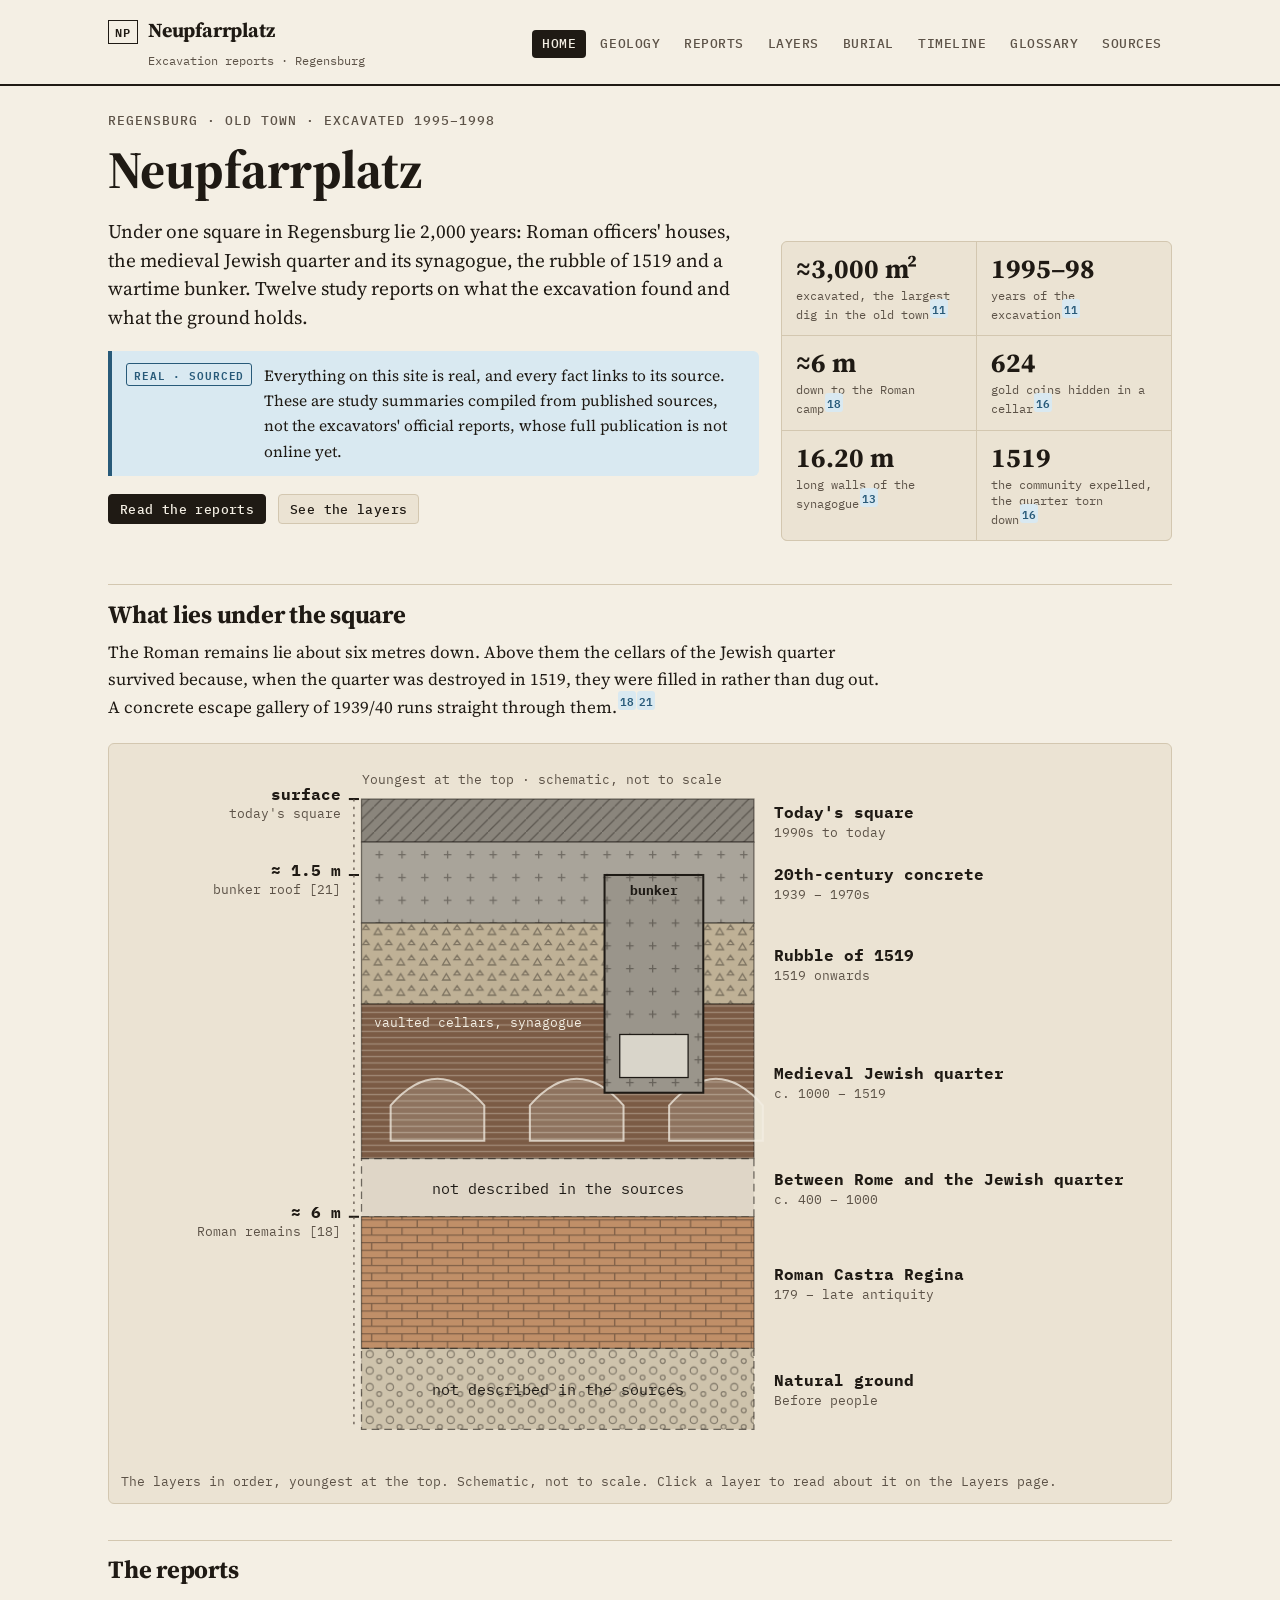
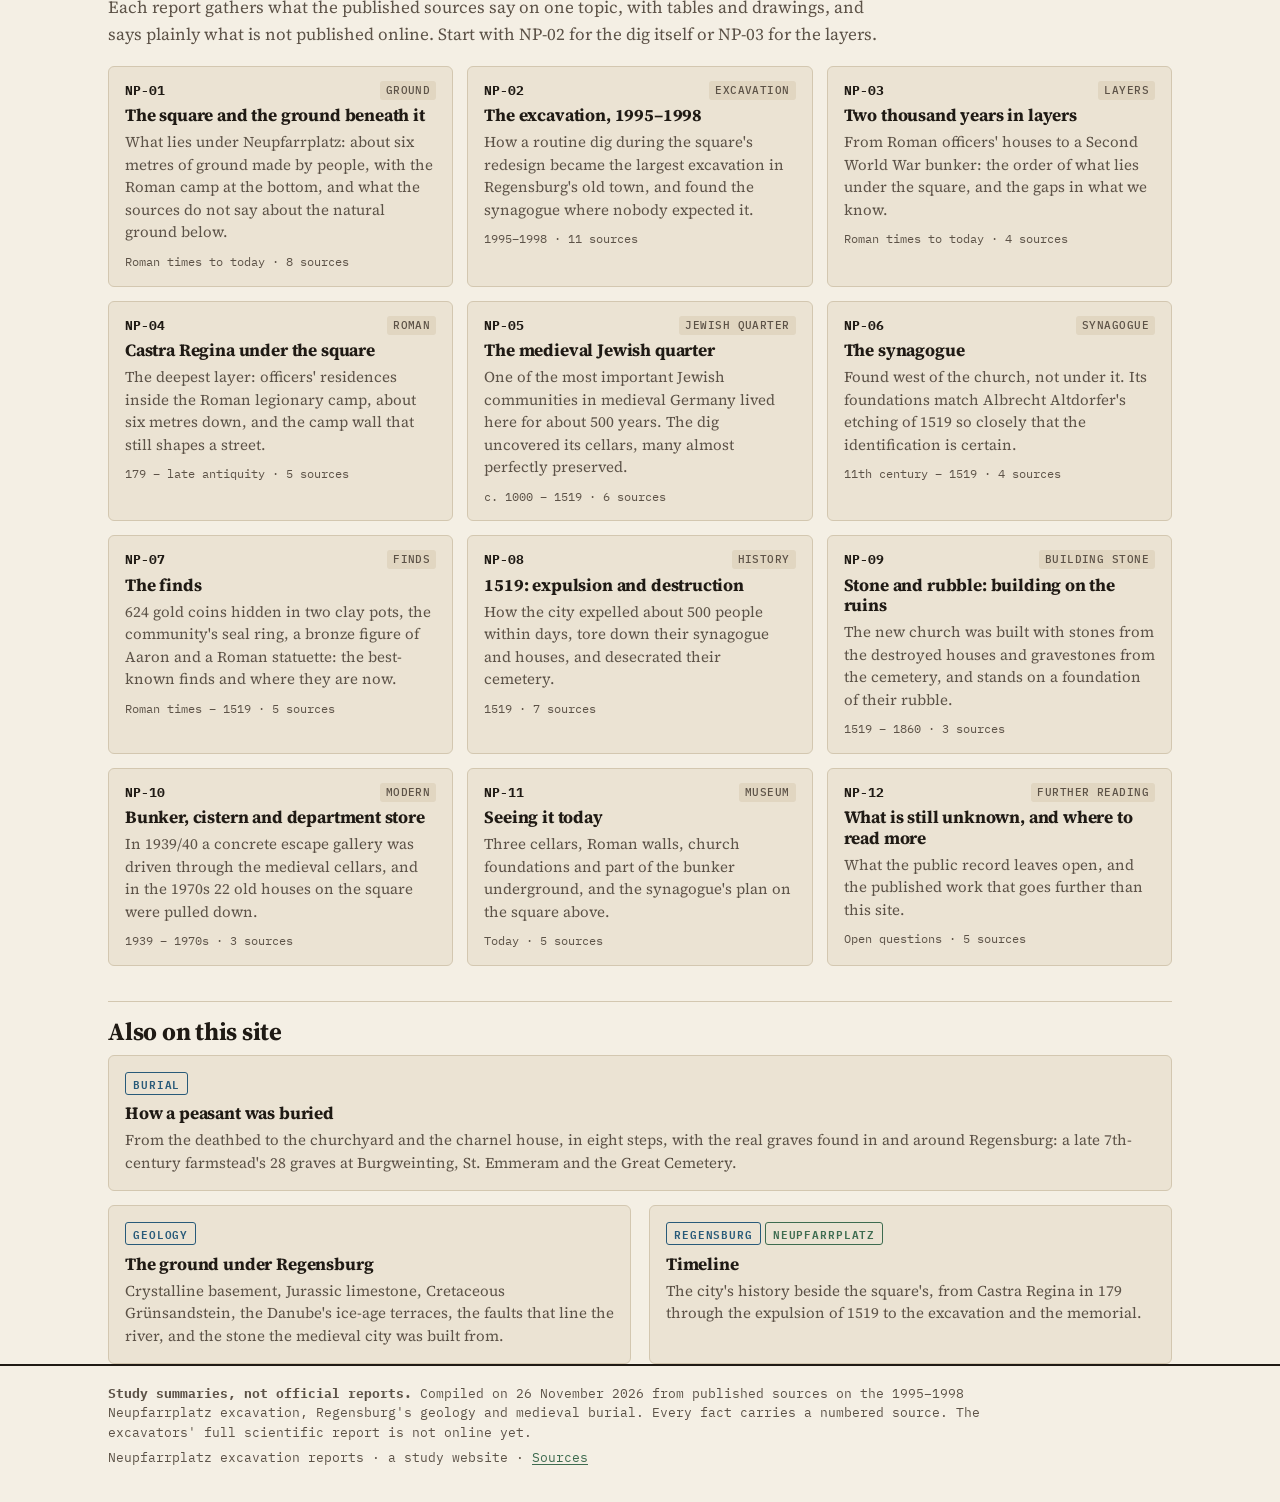
<file: index.html>
<!doctype html>
<html lang="en">
<head>
<meta charset="utf-8">
<meta name="viewport" content="width=device-width, initial-scale=1">
<title>Neupfarrplatz · Excavation reports from medieval Regensburg</title>
<meta name="description" content="Study reports on the 1995–1998 Neupfarrplatz excavation in Regensburg: the ground, the layers, the Jewish quarter and its synagogue, and what lies beneath. Every fact sourced.">
<link rel="icon" href="data:image/svg+xml,%3Csvg xmlns='http://www.w3.org/2000/svg' viewBox='0 0 32 32'%3E%3Crect width='32' height='8' fill='%238a857c'/%3E%3Crect y='8' width='32' height='8' fill='%23bfb196'/%3E%3Crect y='16' width='32' height='8' fill='%237b5b45'/%3E%3Crect y='24' width='32' height='8' fill='%23c08f68'/%3E%3C/svg%3E">
<link rel="preconnect" href="https://fonts.googleapis.com">
<link rel="preconnect" href="https://fonts.gstatic.com" crossorigin>
<link href="https://fonts.googleapis.com/css2?family=IBM+Plex+Mono:wght@400;500;600;700&family=Source+Serif+4:opsz,wght@8..60,400;8..60,600;8..60,700&display=swap" rel="stylesheet">
<link rel="stylesheet" href="css/style.css">
</head>
<body data-page="home">
<a class="skip" href="#main">Skip to content</a>
<header class="site-head">
  <div class="wrap head-row">
    <a class="brand" href="index.html"><span class="brand-mark">NP</span><span><span class="brand-name">Neupfarrplatz</span><br><span class="brand-sub">Excavation reports · Regensburg</span></span></a>
    <nav class="site-nav" aria-label="Main"><ul>
      <li><a href="index.html" aria-current="page">Home</a></li>
      <li><a href="geology.html">Geology</a></li>
      <li><a href="reports.html">Reports</a></li>
      <li><a href="layers.html">Layers</a></li>
      <li><a href="burial.html">Burial</a></li>
      <li><a href="timeline.html">Timeline</a></li>
      <li><a href="glossary.html">Glossary</a></li>
      <li><a href="sources.html">Sources</a></li>
    </ul></nav>
  </div>
</header>

<main id="main" class="wrap">
  <section class="hero">
    <div>
      <p class="eyebrow">Regensburg · old town · excavated 1995–1998</p>
      <h1>Neupfarrplatz</h1>
      <p class="lede">Under one square in Regensburg lie 2,000 years: Roman officers' houses, the medieval Jewish quarter and its synagogue, the rubble of 1519 and a wartime bunker. Twelve study reports on what the excavation found and what the ground holds.</p>
      <div class="notice real">
        <span class="tag real">Real · sourced</span>
        <p>Everything on this site is real, and every fact links to its source. These are study summaries compiled from published sources, not the excavators' official reports, whose full publication is not online yet.</p>
      </div>
      <p><a class="btn primary" href="reports.html">Read the reports</a> &nbsp; <a class="btn" href="layers.html">See the layers</a></p>
    </div>
    <div class="stats" aria-label="The excavation in numbers">
      <div><b>≈3,000 m²</b><span>excavated, the largest dig in the old town<sup class="cite"><a href="sources.html#s11">11</a></sup></span></div>
      <div><b>1995–98</b><span>years of the excavation<sup class="cite"><a href="sources.html#s11">11</a></sup></span></div>
      <div><b>≈6 m</b><span>down to the Roman camp<sup class="cite"><a href="sources.html#s18">18</a></sup></span></div>
      <div><b>624</b><span>gold coins hidden in a cellar<sup class="cite"><a href="sources.html#s16">16</a></sup></span></div>
      <div><b>16.20 m</b><span>long walls of the synagogue<sup class="cite"><a href="sources.html#s13">13</a></sup></span></div>
      <div><b>1519</b><span>the community expelled, the quarter torn down<sup class="cite"><a href="sources.html#s16">16</a></sup></span></div>
    </div>
  </section>

  <h2>What lies under the square</h2>
  <p class="prose">The Roman remains lie about six metres down. Above them the cellars of the Jewish quarter survived because, when the quarter was destroyed in 1519, they were filled in rather than dug out. A concrete escape gallery of 1939/40 runs straight through them.<sup class="cite"><a href="sources.html#s18">18</a></sup><sup class="cite"><a href="sources.html#s21">21</a></sup></p>
  <div data-fig="layers" data-caption="The layers in order, youngest at the top. Schematic, not to scale. Click a layer to read about it on the Layers page."></div>

  <h2>The reports</h2>
  <p class="prose muted">Each report gathers what the published sources say on one topic, with tables and drawings, and says plainly what is not published online. Start with NP-02 for the dig itself or NP-03 for the layers.</p>
  <div class="cards" id="report-grid"></div>

  <h2>Also on this site</h2>
  <a class="card" href="burial.html" style="margin-bottom:14px">
    <span class="tag real">Burial</span>
    <h3>How a peasant was buried</h3>
    <p>From the deathbed to the churchyard and the charnel house, in eight steps, with the real graves found in and around Regensburg: a late 7th-century farmstead's 28 graves at Burgweinting, St. Emmeram and the Great Cemetery.</p>
  </a>
  <div class="two-col">
    <a class="card" href="geology.html">
      <span class="tag real">Geology</span>
      <h3>The ground under Regensburg</h3>
      <p>Crystalline basement, Jurassic limestone, Cretaceous Grünsandstein, the Danube's ice-age terraces, the faults that line the river, and the stone the medieval city was built from.</p>
    </a>
    <a class="card" href="timeline.html">
      <span class="tag real">Regensburg</span> <span class="tag np">Neupfarrplatz</span>
      <h3>Timeline</h3>
      <p>The city's history beside the square's, from Castra Regina in 179 through the expulsion of 1519 to the excavation and the memorial.</p>
    </a>
  </div>
</main>

<footer class="site-foot">
  <div class="wrap">
    <p><b>Study summaries, not official reports.</b> Compiled on 26 November 2026 from published sources on the 1995–1998 Neupfarrplatz excavation, Regensburg's geology and medieval burial. Every fact carries a numbered source. The excavators' full scientific report is not online yet.</p>
    <p>Neupfarrplatz excavation reports · a study website · <a href="sources.html">Sources</a></p>
  </div>
</footer>
<script src="data/layers.js"></script>
<script src="data/reports.js"></script>
<script src="js/figures.js"></script>
<script src="js/app.js"></script>
</body>
</html>
</file>
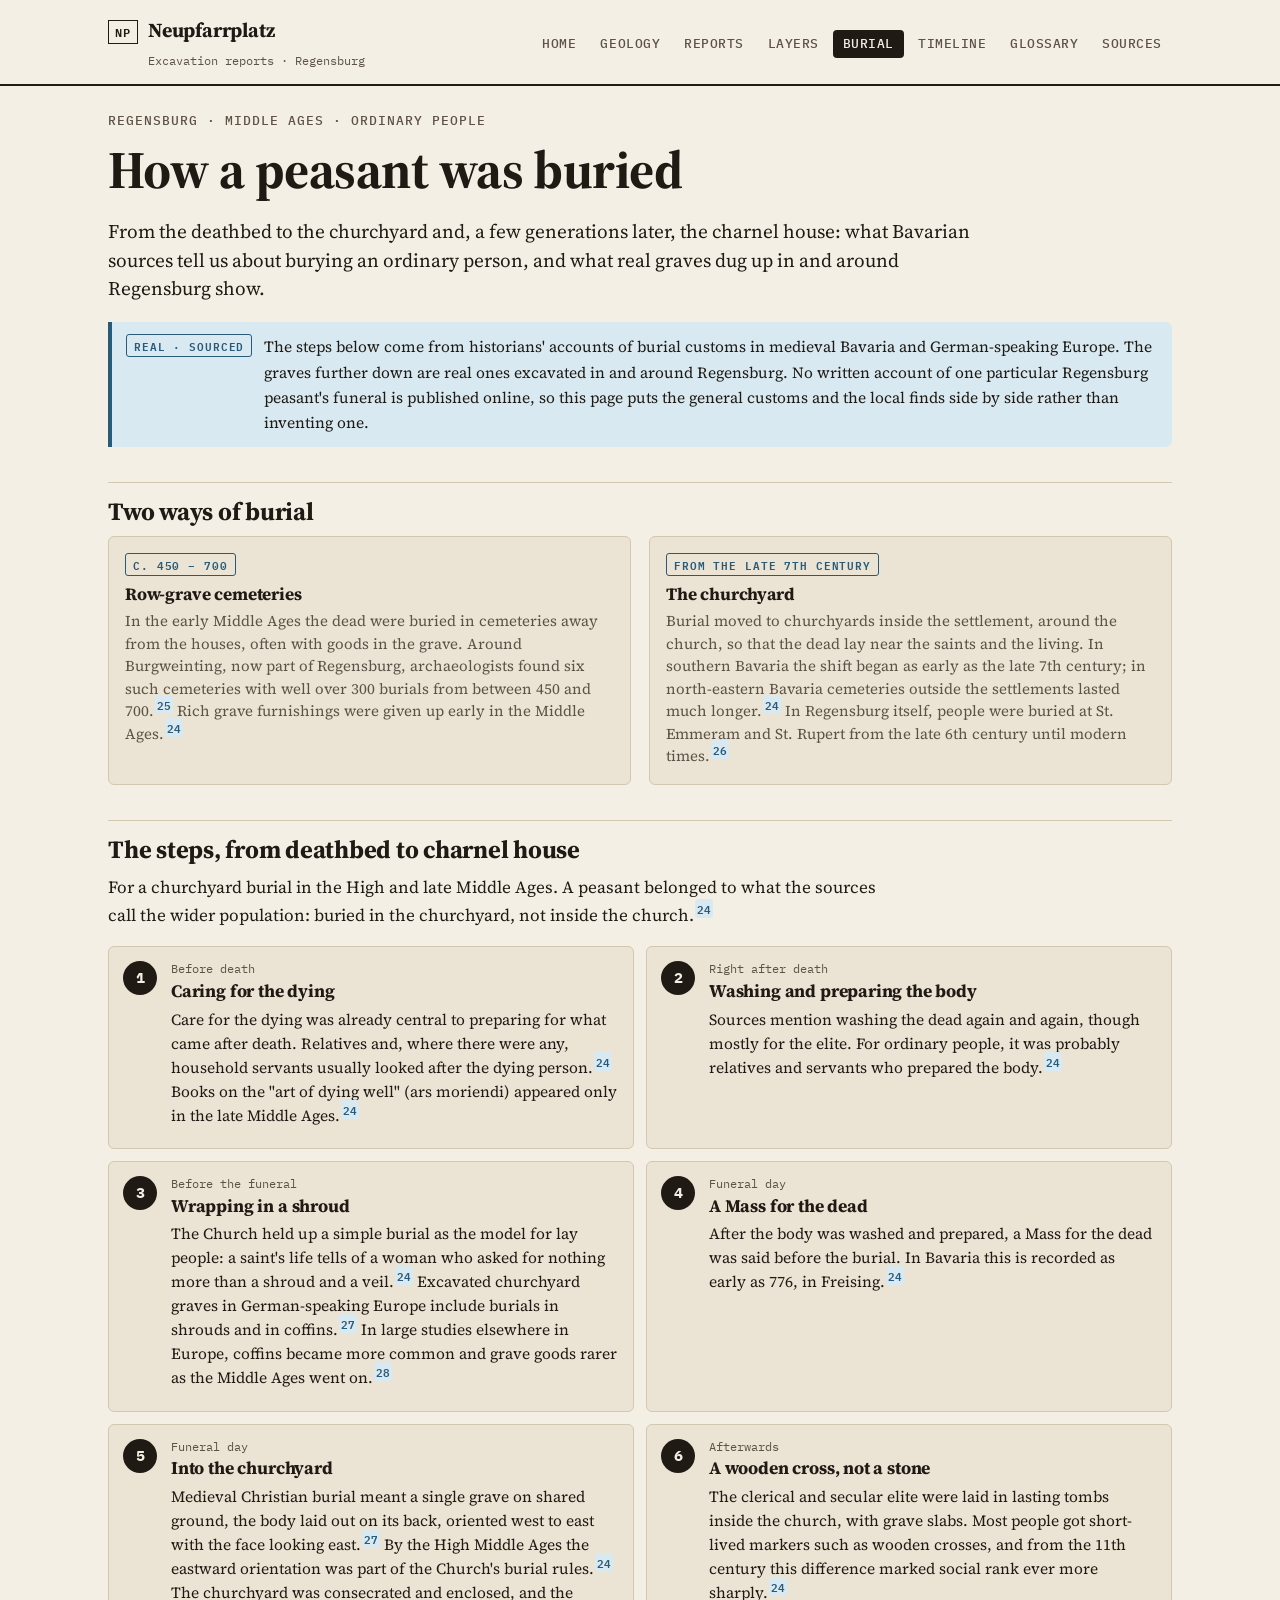
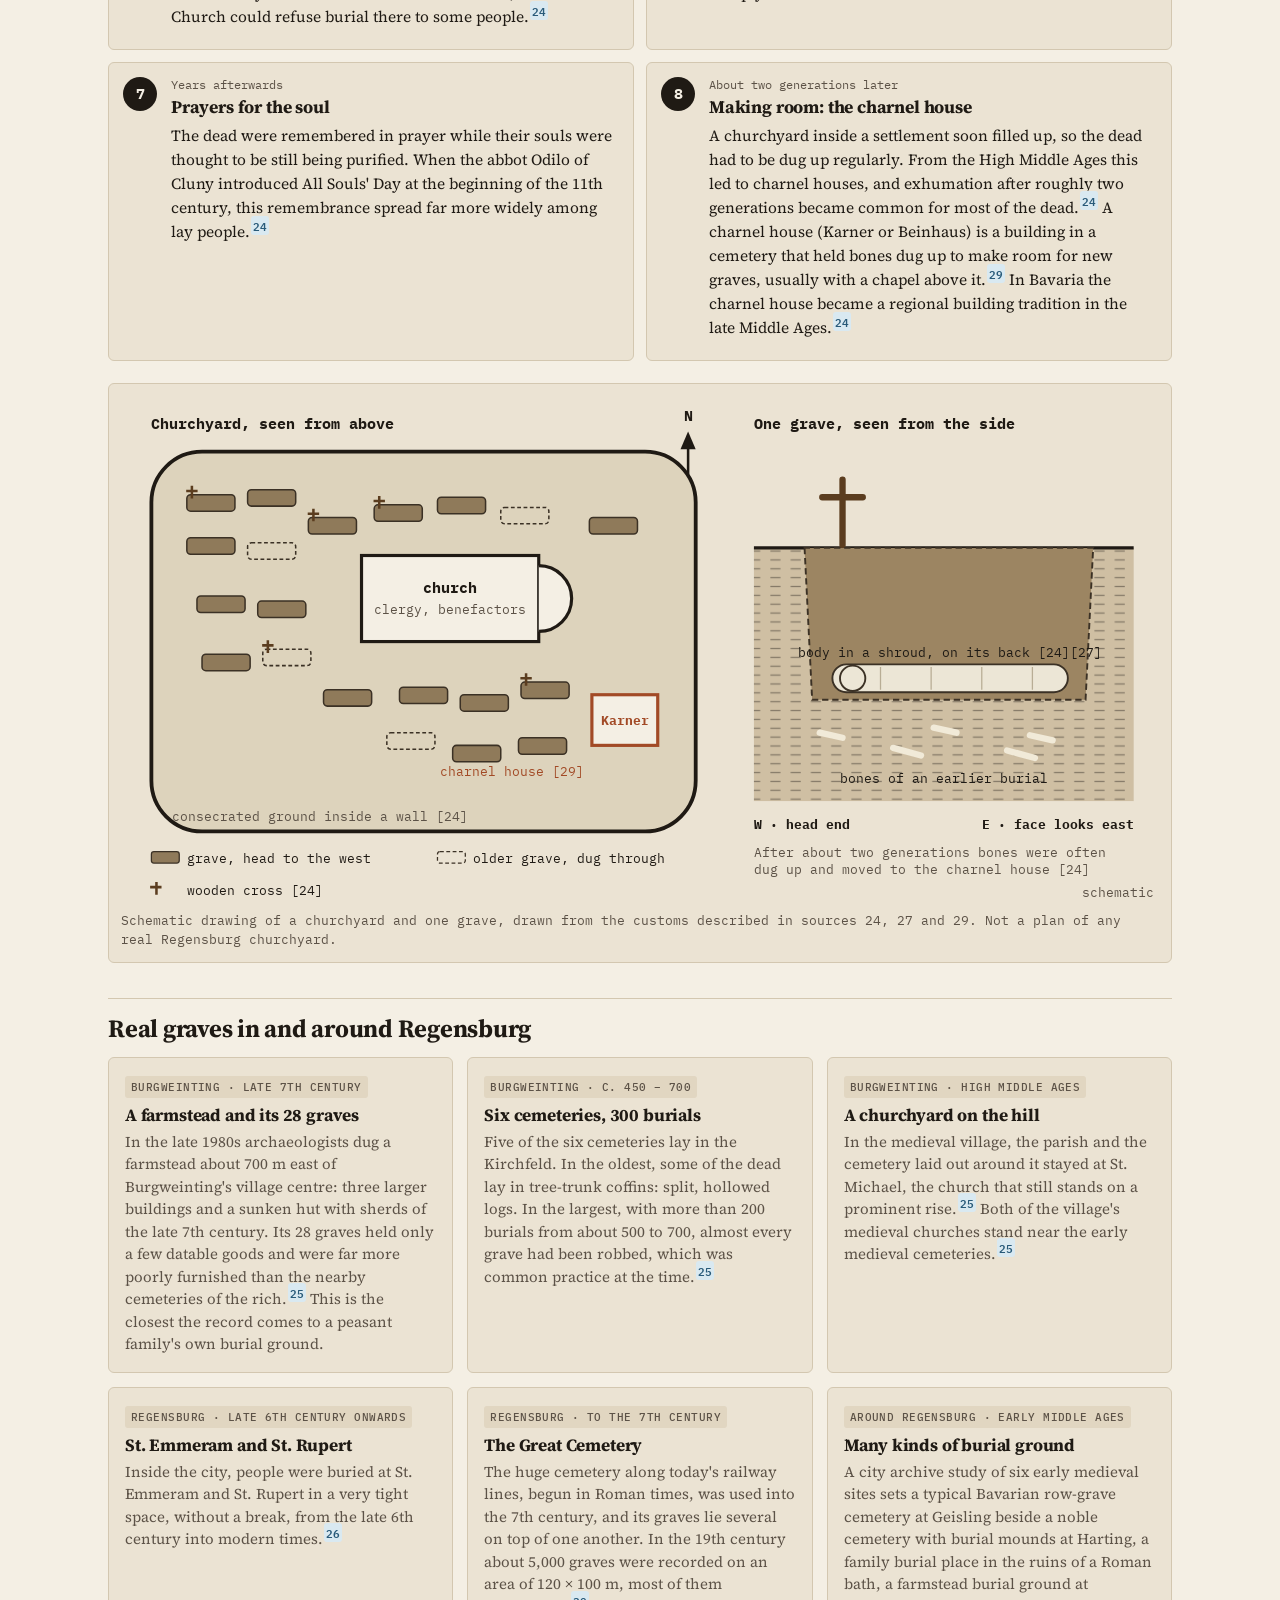
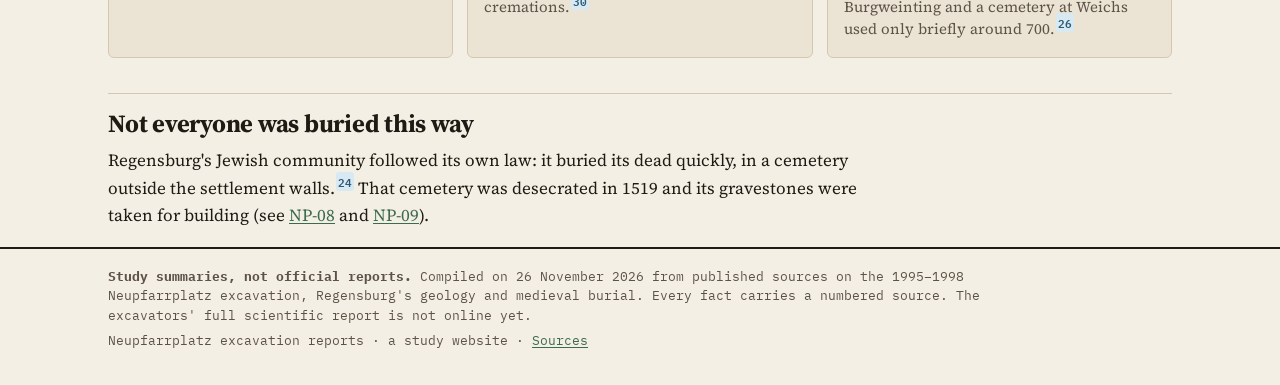
<file: burial.html>
<!doctype html>
<html lang="en">
<head>
<meta charset="utf-8">
<meta name="viewport" content="width=device-width, initial-scale=1">
<title>Burial · Neupfarrplatz</title>
<meta name="description" content="How an ordinary person was buried in and around medieval Regensburg: the steps from deathbed to charnel house, and the real graves found at Burgweinting, St. Emmeram and the Great Cemetery. Every fact sourced.">
<link rel="icon" href="data:image/svg+xml,%3Csvg xmlns='http://www.w3.org/2000/svg' viewBox='0 0 32 32'%3E%3Crect width='32' height='8' fill='%238a857c'/%3E%3Crect y='8' width='32' height='8' fill='%23bfb196'/%3E%3Crect y='16' width='32' height='8' fill='%237b5b45'/%3E%3Crect y='24' width='32' height='8' fill='%23c08f68'/%3E%3C/svg%3E">
<link rel="preconnect" href="https://fonts.googleapis.com">
<link rel="preconnect" href="https://fonts.gstatic.com" crossorigin>
<link href="https://fonts.googleapis.com/css2?family=IBM+Plex+Mono:wght@400;500;600;700&family=Source+Serif+4:opsz,wght@8..60,400;8..60,600;8..60,700&display=swap" rel="stylesheet">
<link rel="stylesheet" href="css/style.css">
</head>
<body data-page="burial">
<a class="skip" href="#main">Skip to content</a>
<header class="site-head">
  <div class="wrap head-row">
    <a class="brand" href="index.html"><span class="brand-mark">NP</span><span><span class="brand-name">Neupfarrplatz</span><br><span class="brand-sub">Excavation reports · Regensburg</span></span></a>
    <nav class="site-nav" aria-label="Main"><ul>
      <li><a href="index.html">Home</a></li>
      <li><a href="geology.html">Geology</a></li>
      <li><a href="reports.html">Reports</a></li>
      <li><a href="layers.html">Layers</a></li>
      <li><a href="burial.html" aria-current="page">Burial</a></li>
      <li><a href="timeline.html">Timeline</a></li>
      <li><a href="glossary.html">Glossary</a></li>
      <li><a href="sources.html">Sources</a></li>
    </ul></nav>
  </div>
</header>

<main id="main" class="wrap">
  <p class="eyebrow" style="margin-top:26px">Regensburg · Middle Ages · ordinary people</p>
  <h1>How a peasant was buried</h1>
  <p class="lede">From the deathbed to the churchyard and, a few generations later, the charnel house: what Bavarian sources tell us about burying an ordinary person, and what real graves dug up in and around Regensburg show.</p>
  <div class="notice real">
    <span class="tag real">Real · sourced</span>
    <p>The steps below come from historians' accounts of burial customs in medieval Bavaria and German-speaking Europe. The graves further down are real ones excavated in and around Regensburg. No written account of one particular Regensburg peasant's funeral is published online, so this page puts the general customs and the local finds side by side rather than inventing one.</p>
  </div>

  <h2>Two ways of burial</h2>
  <div class="two-col">
    <div class="card">
      <span class="tag real">c. 450 – 700</span>
      <h3>Row-grave cemeteries</h3>
      <p>In the early Middle Ages the dead were buried in cemeteries away from the houses, often with goods in the grave. Around Burgweinting, now part of Regensburg, archaeologists found six such cemeteries with well over 300 burials from between 450 and 700.<sup class="cite"><a href="sources.html#s25">25</a></sup> Rich grave furnishings were given up early in the Middle Ages.<sup class="cite"><a href="sources.html#s24">24</a></sup></p>
    </div>
    <div class="card">
      <span class="tag real">From the late 7th century</span>
      <h3>The churchyard</h3>
      <p>Burial moved to churchyards inside the settlement, around the church, so that the dead lay near the saints and the living. In southern Bavaria the shift began as early as the late 7th century; in north-eastern Bavaria cemeteries outside the settlements lasted much longer.<sup class="cite"><a href="sources.html#s24">24</a></sup> In Regensburg itself, people were buried at St. Emmeram and St. Rupert from the late 6th century until modern times.<sup class="cite"><a href="sources.html#s26">26</a></sup></p>
    </div>
  </div>

  <h2>The steps, from deathbed to charnel house</h2>
  <p class="prose">For a churchyard burial in the High and late Middle Ages. A peasant belonged to what the sources call the wider population: buried in the churchyard, not inside the church.<sup class="cite"><a href="sources.html#s24">24</a></sup></p>
  <ol class="steps">
    <li><span class="when">Before death</span><h3>Caring for the dying</h3>
      <p>Care for the dying was already central to preparing for what came after death. Relatives and, where there were any, household servants usually looked after the dying person.<sup class="cite"><a href="sources.html#s24">24</a></sup> Books on the "art of dying well" (ars moriendi) appeared only in the late Middle Ages.<sup class="cite"><a href="sources.html#s24">24</a></sup></p></li>
    <li><span class="when">Right after death</span><h3>Washing and preparing the body</h3>
      <p>Sources mention washing the dead again and again, though mostly for the elite. For ordinary people, it was probably relatives and servants who prepared the body.<sup class="cite"><a href="sources.html#s24">24</a></sup></p></li>
    <li><span class="when">Before the funeral</span><h3>Wrapping in a shroud</h3>
      <p>The Church held up a simple burial as the model for lay people: a saint's life tells of a woman who asked for nothing more than a shroud and a veil.<sup class="cite"><a href="sources.html#s24">24</a></sup> Excavated churchyard graves in German-speaking Europe include burials in shrouds and in coffins.<sup class="cite"><a href="sources.html#s27">27</a></sup> In large studies elsewhere in Europe, coffins became more common and grave goods rarer as the Middle Ages went on.<sup class="cite"><a href="sources.html#s28">28</a></sup></p></li>
    <li><span class="when">Funeral day</span><h3>A Mass for the dead</h3>
      <p>After the body was washed and prepared, a Mass for the dead was said before the burial. In Bavaria this is recorded as early as 776, in Freising.<sup class="cite"><a href="sources.html#s24">24</a></sup></p></li>
    <li><span class="when">Funeral day</span><h3>Into the churchyard</h3>
      <p>Medieval Christian burial meant a single grave on shared ground, the body laid out on its back, oriented west to east with the face looking east.<sup class="cite"><a href="sources.html#s27">27</a></sup> By the High Middle Ages the eastward orientation was part of the Church's burial rules.<sup class="cite"><a href="sources.html#s24">24</a></sup> The churchyard was consecrated and enclosed, and the Church could refuse burial there to some people.<sup class="cite"><a href="sources.html#s24">24</a></sup></p></li>
    <li><span class="when">Afterwards</span><h3>A wooden cross, not a stone</h3>
      <p>The clerical and secular elite were laid in lasting tombs inside the church, with grave slabs. Most people got short-lived markers such as wooden crosses, and from the 11th century this difference marked social rank ever more sharply.<sup class="cite"><a href="sources.html#s24">24</a></sup></p></li>
    <li><span class="when">Years afterwards</span><h3>Prayers for the soul</h3>
      <p>The dead were remembered in prayer while their souls were thought to be still being purified. When the abbot Odilo of Cluny introduced All Souls' Day at the beginning of the 11th century, this remembrance spread far more widely among lay people.<sup class="cite"><a href="sources.html#s24">24</a></sup></p></li>
    <li><span class="when">About two generations later</span><h3>Making room: the charnel house</h3>
      <p>A churchyard inside a settlement soon filled up, so the dead had to be dug up regularly. From the High Middle Ages this led to charnel houses, and exhumation after roughly two generations became common for most of the dead.<sup class="cite"><a href="sources.html#s24">24</a></sup> A charnel house (Karner or Beinhaus) is a building in a cemetery that held bones dug up to make room for new graves, usually with a chapel above it.<sup class="cite"><a href="sources.html#s29">29</a></sup> In Bavaria the charnel house became a regional building tradition in the late Middle Ages.<sup class="cite"><a href="sources.html#s24">24</a></sup></p></li>
  </ol>
  <div data-fig="churchyard" data-caption="Schematic drawing of a churchyard and one grave, drawn from the customs described in sources 24, 27 and 29. Not a plan of any real Regensburg churchyard."></div>

  <h2>Real graves in and around Regensburg</h2>
  <div class="cards">
    <div class="card">
      <span class="chip">Burgweinting · late 7th century</span>
      <h3>A farmstead and its 28 graves</h3>
      <p>In the late 1980s archaeologists dug a farmstead about 700 m east of Burgweinting's village centre: three larger buildings and a sunken hut with sherds of the late 7th century. Its 28 graves held only a few datable goods and were far more poorly furnished than the nearby cemeteries of the rich.<sup class="cite"><a href="sources.html#s25">25</a></sup> This is the closest the record comes to a peasant family's own burial ground.</p>
    </div>
    <div class="card">
      <span class="chip">Burgweinting · c. 450 – 700</span>
      <h3>Six cemeteries, 300 burials</h3>
      <p>Five of the six cemeteries lay in the Kirchfeld. In the oldest, some of the dead lay in tree-trunk coffins: split, hollowed logs. In the largest, with more than 200 burials from about 500 to 700, almost every grave had been robbed, which was common practice at the time.<sup class="cite"><a href="sources.html#s25">25</a></sup></p>
    </div>
    <div class="card">
      <span class="chip">Burgweinting · High Middle Ages</span>
      <h3>A churchyard on the hill</h3>
      <p>In the medieval village, the parish and the cemetery laid out around it stayed at St. Michael, the church that still stands on a prominent rise.<sup class="cite"><a href="sources.html#s25">25</a></sup> Both of the village's medieval churches stand near the early medieval cemeteries.<sup class="cite"><a href="sources.html#s25">25</a></sup></p>
    </div>
    <div class="card">
      <span class="chip">Regensburg · late 6th century onwards</span>
      <h3>St. Emmeram and St. Rupert</h3>
      <p>Inside the city, people were buried at St. Emmeram and St. Rupert in a very tight space, without a break, from the late 6th century into modern times.<sup class="cite"><a href="sources.html#s26">26</a></sup></p>
    </div>
    <div class="card">
      <span class="chip">Regensburg · to the 7th century</span>
      <h3>The Great Cemetery</h3>
      <p>The huge cemetery along today's railway lines, begun in Roman times, was used into the 7th century, and its graves lie several on top of one another. In the 19th century about 5,000 graves were recorded on an area of 120 × 100 m, most of them cremations.<sup class="cite"><a href="sources.html#s30">30</a></sup></p>
    </div>
    <div class="card">
      <span class="chip">Around Regensburg · early Middle Ages</span>
      <h3>Many kinds of burial ground</h3>
      <p>A city archive study of six early medieval sites sets a typical Bavarian row-grave cemetery at Geisling beside a noble cemetery with burial mounds at Harting, a family burial place in the ruins of a Roman bath, a farmstead burial ground at Burgweinting and a cemetery at Weichs used only briefly around 700.<sup class="cite"><a href="sources.html#s26">26</a></sup></p>
    </div>
  </div>

  <h2>Not everyone was buried this way</h2>
  <div class="prose">
    <p>Regensburg's Jewish community followed its own law: it buried its dead quickly, in a cemetery outside the settlement walls.<sup class="cite"><a href="sources.html#s24">24</a></sup> That cemetery was desecrated in 1519 and its gravestones were taken for building (see <a href="reports.html#NP-08">NP-08</a> and <a href="reports.html#NP-09">NP-09</a>).</p>
  </div>
</main>

<footer class="site-foot">
  <div class="wrap">
    <p><b>Study summaries, not official reports.</b> Compiled on 26 November 2026 from published sources on the 1995–1998 Neupfarrplatz excavation, Regensburg's geology and medieval burial. Every fact carries a numbered source. The excavators' full scientific report is not online yet.</p>
    <p>Neupfarrplatz excavation reports · a study website · <a href="sources.html">Sources</a></p>
  </div>
</footer>
<script src="data/layers.js"></script>
<script src="data/reports.js"></script>
<script src="js/figures.js"></script>
<script src="js/app.js"></script>
</body>
</html>
</file>
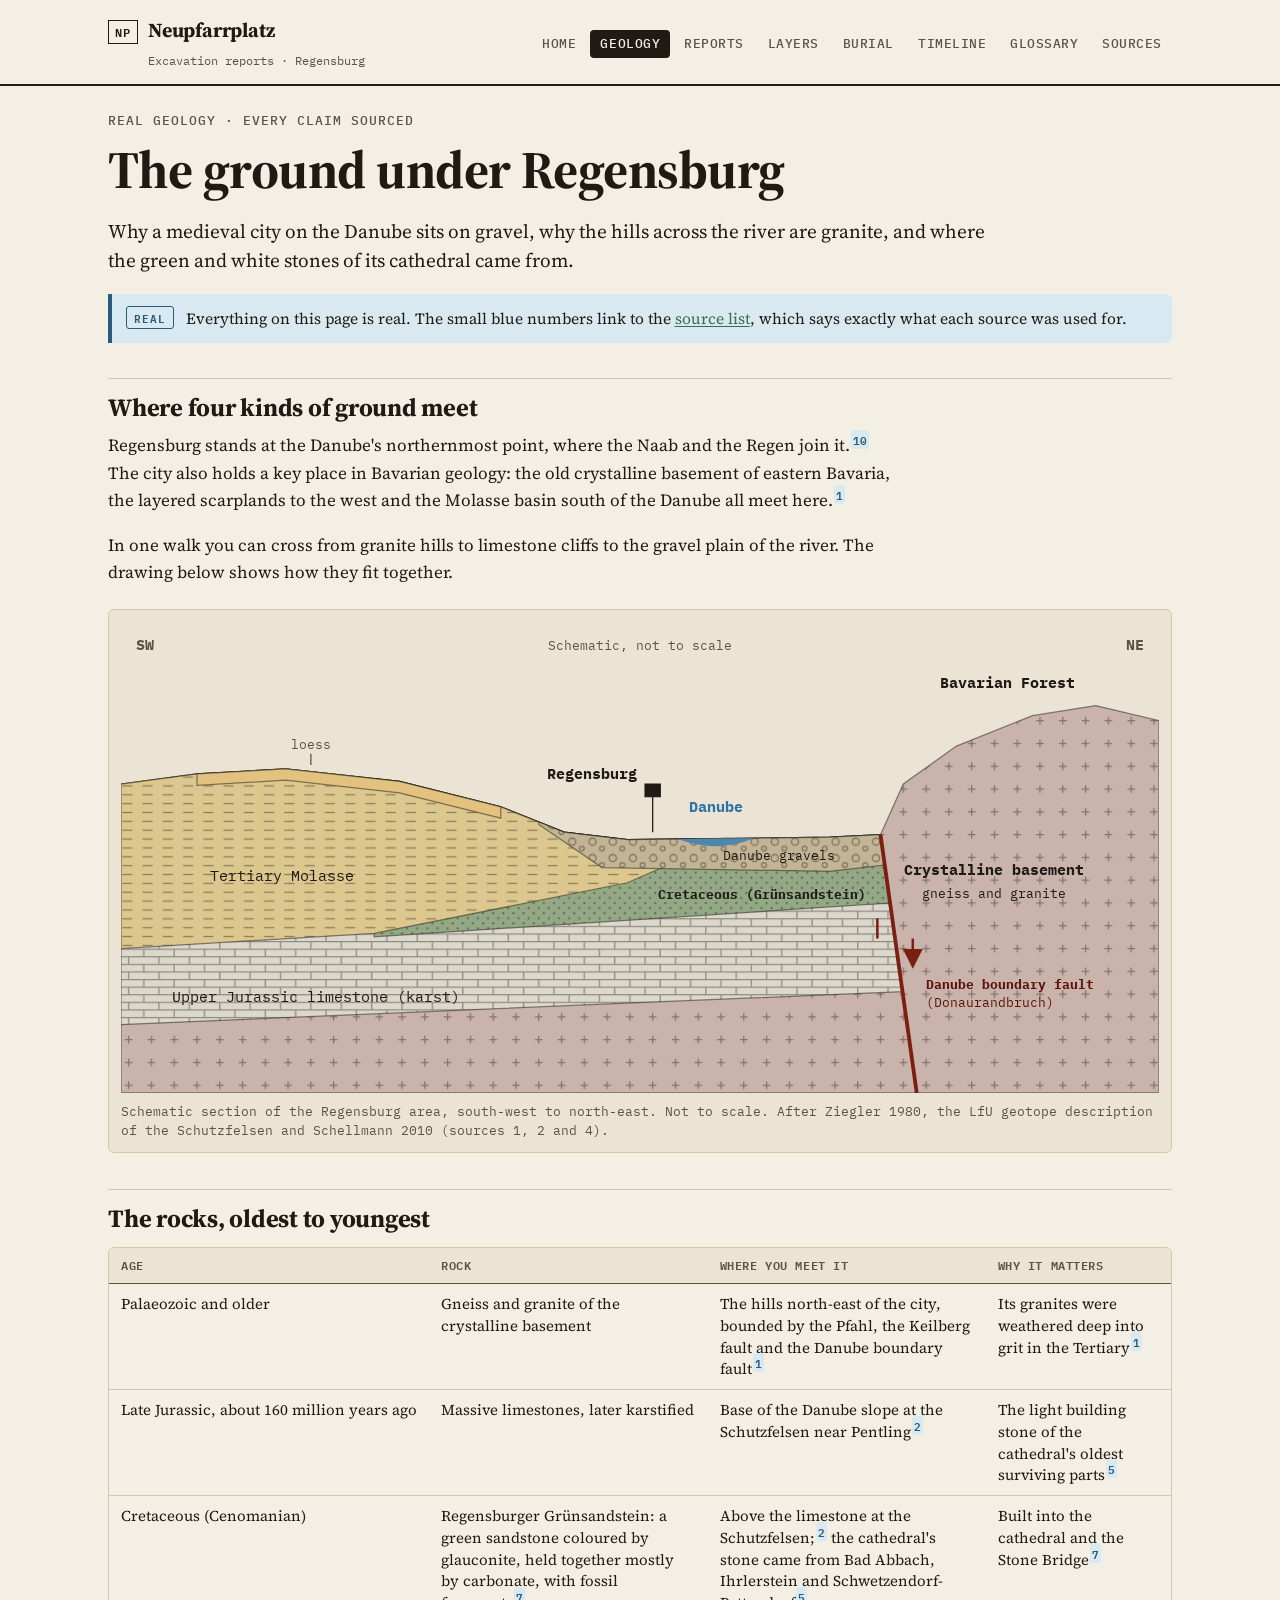
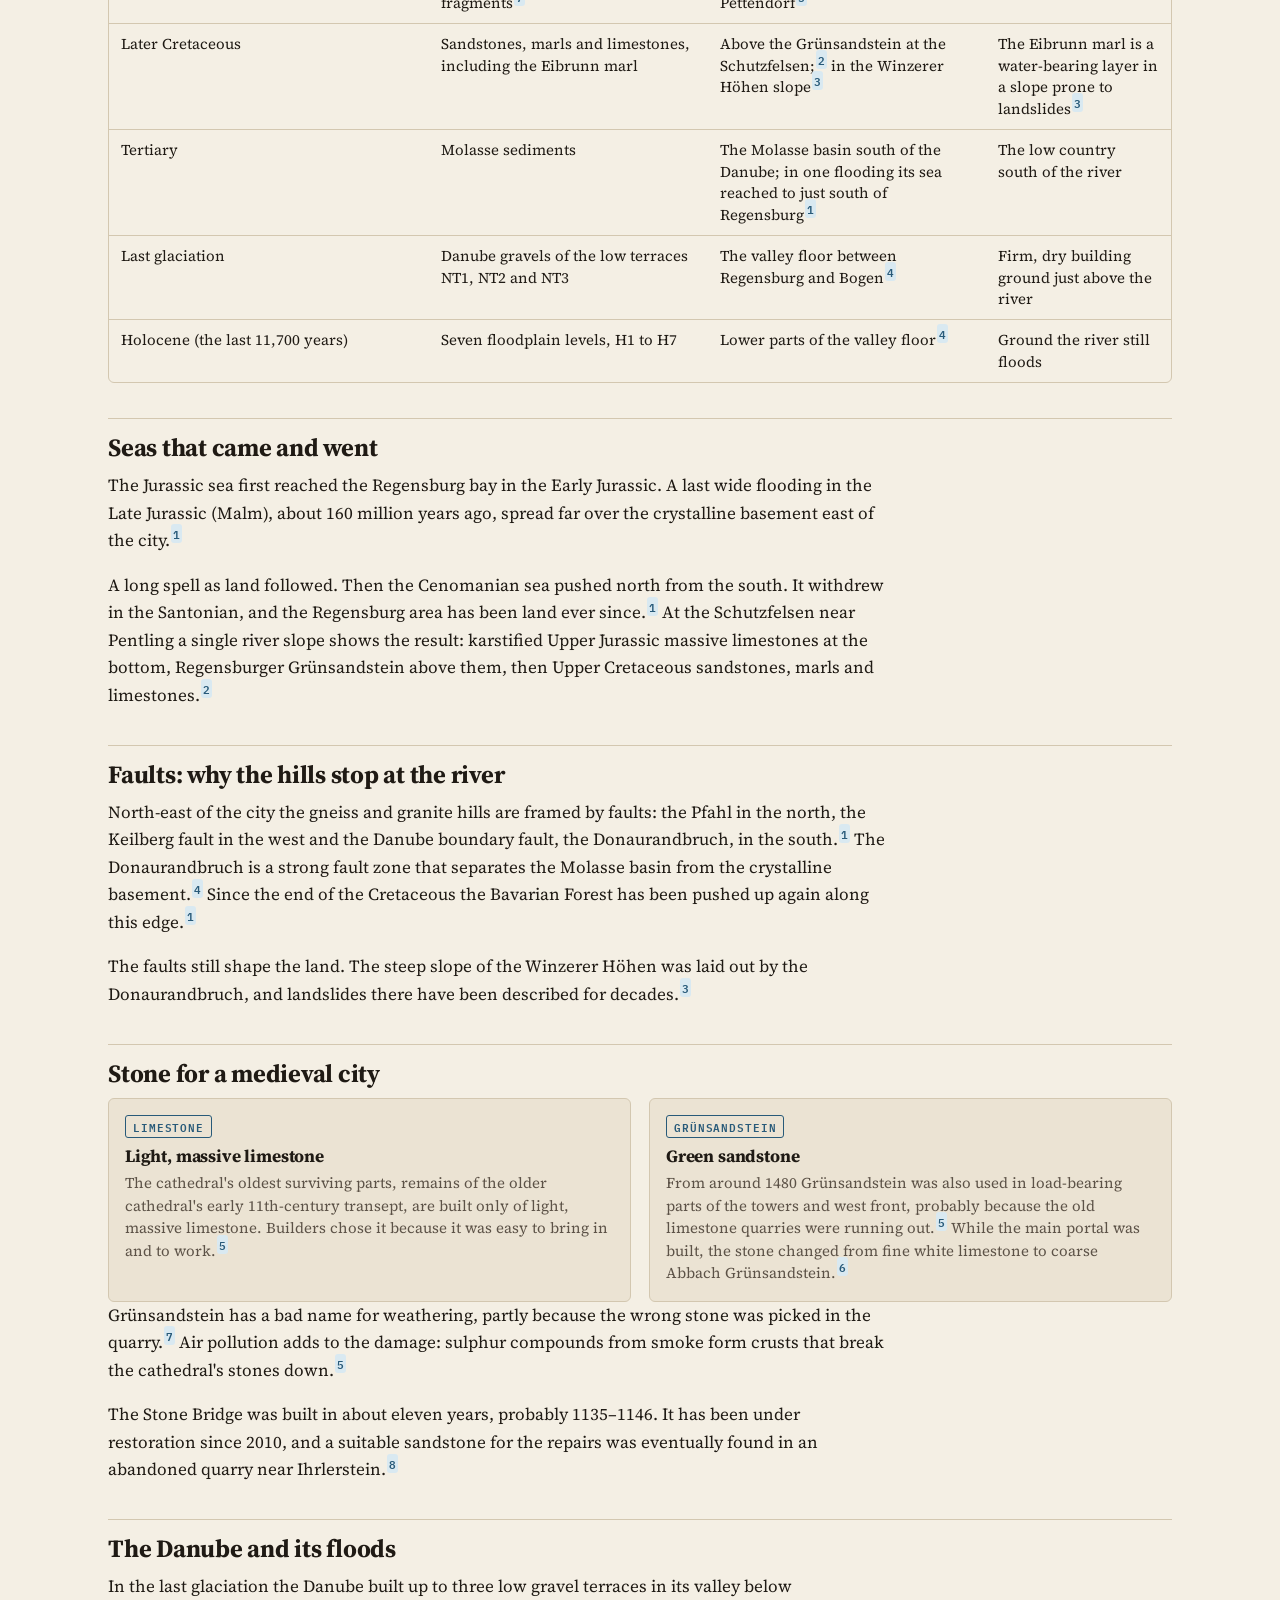
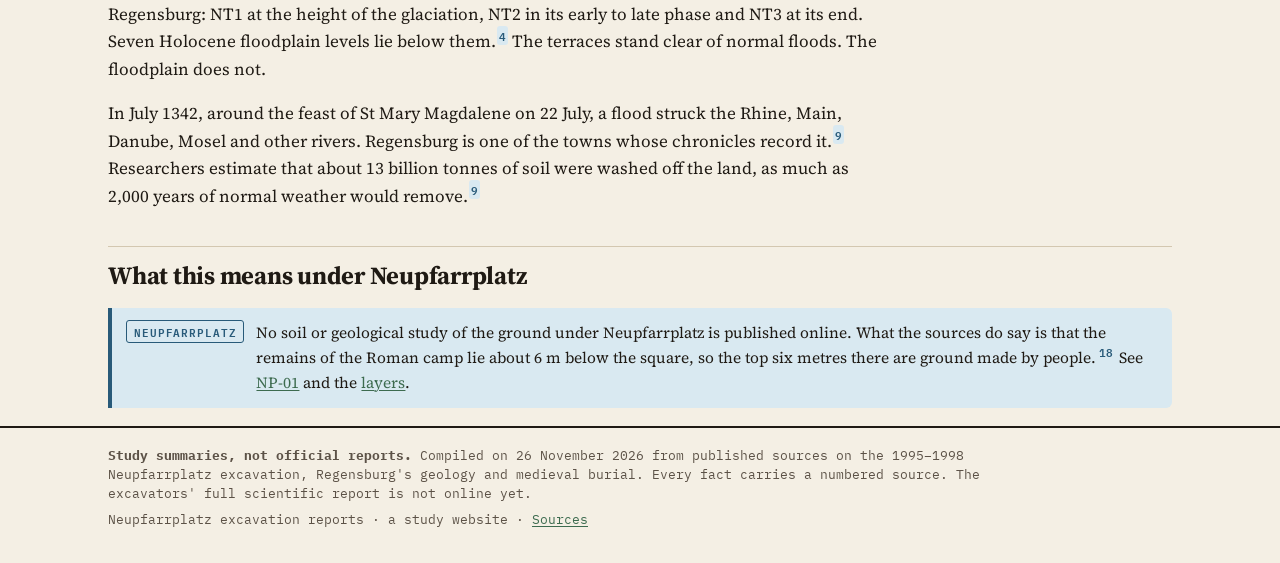
<file: geology.html>
<!doctype html>
<html lang="en">
<head>
<meta charset="utf-8">
<meta name="viewport" content="width=device-width, initial-scale=1">
<title>Geology of Regensburg · Neupfarrplatz</title>
<meta name="description" content="The real geology under Regensburg: crystalline basement, Jurassic limestone, Cretaceous Grünsandstein, the Danube's terraces and faults, and the city's building stones. Every claim sourced.">
<link rel="icon" href="data:image/svg+xml,%3Csvg xmlns='http://www.w3.org/2000/svg' viewBox='0 0 32 32'%3E%3Crect width='32' height='8' fill='%238a857c'/%3E%3Crect y='8' width='32' height='8' fill='%23bfb196'/%3E%3Crect y='16' width='32' height='8' fill='%237b5b45'/%3E%3Crect y='24' width='32' height='8' fill='%23c08f68'/%3E%3C/svg%3E">
<link rel="preconnect" href="https://fonts.googleapis.com">
<link rel="preconnect" href="https://fonts.gstatic.com" crossorigin>
<link href="https://fonts.googleapis.com/css2?family=IBM+Plex+Mono:wght@400;500;600;700&family=Source+Serif+4:opsz,wght@8..60,400;8..60,600;8..60,700&display=swap" rel="stylesheet">
<link rel="stylesheet" href="css/style.css">
</head>
<body data-page="geology">
<a class="skip" href="#main">Skip to content</a>
<header class="site-head">
  <div class="wrap head-row">
    <a class="brand" href="index.html"><span class="brand-mark">NP</span><span><span class="brand-name">Neupfarrplatz</span><br><span class="brand-sub">Excavation reports · Regensburg</span></span></a>
    <nav class="site-nav" aria-label="Main"><ul>
      <li><a href="index.html">Home</a></li>
      <li><a href="geology.html" aria-current="page">Geology</a></li>
      <li><a href="reports.html">Reports</a></li>
      <li><a href="layers.html">Layers</a></li>
      <li><a href="burial.html">Burial</a></li>
      <li><a href="timeline.html">Timeline</a></li>
      <li><a href="glossary.html">Glossary</a></li>
      <li><a href="sources.html">Sources</a></li>
    </ul></nav>
  </div>
</header>

<main id="main" class="wrap">
  <p class="eyebrow" style="margin-top:26px">Real geology · every claim sourced</p>
  <h1>The ground under Regensburg</h1>
  <p class="lede">Why a medieval city on the Danube sits on gravel, why the hills across the river are granite, and where the green and white stones of its cathedral came from.</p>
  <div class="notice real">
    <span class="tag real">Real</span>
    <p>Everything on this page is real. The small blue numbers link to the <a href="sources.html">source list</a>, which says exactly what each source was used for.</p>
  </div>

  <h2>Where four kinds of ground meet</h2>
  <div class="prose">
    <p>Regensburg stands at the Danube's northernmost point, where the Naab and the Regen join it.<sup class="cite"><a href="sources.html#s10">10</a></sup> The city also holds a key place in Bavarian geology: the old crystalline basement of eastern Bavaria, the layered scarplands to the west and the Molasse basin south of the Danube all meet here.<sup class="cite"><a href="sources.html#s1">1</a></sup></p>
    <p>In one walk you can cross from granite hills to limestone cliffs to the gravel plain of the river. The drawing below shows how they fit together.</p>
  </div>
  <div data-fig="xsec" data-caption="Schematic section of the Regensburg area, south-west to north-east. Not to scale. After Ziegler 1980, the LfU geotope description of the Schutzfelsen and Schellmann 2010 (sources 1, 2 and 4)."></div>

  <h2>The rocks, oldest to youngest</h2>
  <div class="table-wrap"><table class="data">
    <thead><tr><th>Age</th><th>Rock</th><th>Where you meet it</th><th>Why it matters</th></tr></thead>
    <tbody>
      <tr><td>Palaeozoic and older</td><td>Gneiss and granite of the crystalline basement</td><td>The hills north-east of the city, bounded by the Pfahl, the Keilberg fault and the Danube boundary fault<sup class="cite"><a href="sources.html#s1">1</a></sup></td><td>Its granites were weathered deep into grit in the Tertiary<sup class="cite"><a href="sources.html#s1">1</a></sup></td></tr>
      <tr><td>Late Jurassic, about 160 million years ago</td><td>Massive limestones, later karstified</td><td>Base of the Danube slope at the Schutzfelsen near Pentling<sup class="cite"><a href="sources.html#s2">2</a></sup></td><td>The light building stone of the cathedral's oldest surviving parts<sup class="cite"><a href="sources.html#s5">5</a></sup></td></tr>
      <tr><td>Cretaceous (Cenomanian)</td><td>Regensburger Grünsandstein: a green sandstone coloured by glauconite, held together mostly by carbonate, with fossil fragments<sup class="cite"><a href="sources.html#s7">7</a></sup></td><td>Above the limestone at the Schutzfelsen;<sup class="cite"><a href="sources.html#s2">2</a></sup> the cathedral's stone came from Bad Abbach, Ihrlerstein and Schwetzendorf-Pettendorf<sup class="cite"><a href="sources.html#s5">5</a></sup></td><td>Built into the cathedral and the Stone Bridge<sup class="cite"><a href="sources.html#s7">7</a></sup></td></tr>
      <tr><td>Later Cretaceous</td><td>Sandstones, marls and limestones, including the Eibrunn marl</td><td>Above the Grünsandstein at the Schutzfelsen;<sup class="cite"><a href="sources.html#s2">2</a></sup> in the Winzerer Höhen slope<sup class="cite"><a href="sources.html#s3">3</a></sup></td><td>The Eibrunn marl is a water-bearing layer in a slope prone to landslides<sup class="cite"><a href="sources.html#s3">3</a></sup></td></tr>
      <tr><td>Tertiary</td><td>Molasse sediments</td><td>The Molasse basin south of the Danube; in one flooding its sea reached to just south of Regensburg<sup class="cite"><a href="sources.html#s1">1</a></sup></td><td>The low country south of the river</td></tr>
      <tr><td>Last glaciation</td><td>Danube gravels of the low terraces NT1, NT2 and NT3</td><td>The valley floor between Regensburg and Bogen<sup class="cite"><a href="sources.html#s4">4</a></sup></td><td>Firm, dry building ground just above the river</td></tr>
      <tr><td>Holocene (the last 11,700 years)</td><td>Seven floodplain levels, H1 to H7</td><td>Lower parts of the valley floor<sup class="cite"><a href="sources.html#s4">4</a></sup></td><td>Ground the river still floods</td></tr>
    </tbody>
  </table></div>

  <h2>Seas that came and went</h2>
  <div class="prose">
    <p>The Jurassic sea first reached the Regensburg bay in the Early Jurassic. A last wide flooding in the Late Jurassic (Malm), about 160 million years ago, spread far over the crystalline basement east of the city.<sup class="cite"><a href="sources.html#s1">1</a></sup></p>
    <p>A long spell as land followed. Then the Cenomanian sea pushed north from the south. It withdrew in the Santonian, and the Regensburg area has been land ever since.<sup class="cite"><a href="sources.html#s1">1</a></sup> At the Schutzfelsen near Pentling a single river slope shows the result: karstified Upper Jurassic massive limestones at the bottom, Regensburger Grünsandstein above them, then Upper Cretaceous sandstones, marls and limestones.<sup class="cite"><a href="sources.html#s2">2</a></sup></p>
  </div>

  <h2>Faults: why the hills stop at the river</h2>
  <div class="prose">
    <p>North-east of the city the gneiss and granite hills are framed by faults: the Pfahl in the north, the Keilberg fault in the west and the Danube boundary fault, the Donaurandbruch, in the south.<sup class="cite"><a href="sources.html#s1">1</a></sup> The Donaurandbruch is a strong fault zone that separates the Molasse basin from the crystalline basement.<sup class="cite"><a href="sources.html#s4">4</a></sup> Since the end of the Cretaceous the Bavarian Forest has been pushed up again along this edge.<sup class="cite"><a href="sources.html#s1">1</a></sup></p>
    <p>The faults still shape the land. The steep slope of the Winzerer Höhen was laid out by the Donaurandbruch, and landslides there have been described for decades.<sup class="cite"><a href="sources.html#s3">3</a></sup></p>
  </div>

  <h2>Stone for a medieval city</h2>
  <div class="two-col">
    <div class="card">
      <span class="tag real">Limestone</span>
      <h3>Light, massive limestone</h3>
      <p>The cathedral's oldest surviving parts, remains of the older cathedral's early 11th-century transept, are built only of light, massive limestone. Builders chose it because it was easy to bring in and to work.<sup class="cite"><a href="sources.html#s5">5</a></sup></p>
    </div>
    <div class="card">
      <span class="tag real">Grünsandstein</span>
      <h3>Green sandstone</h3>
      <p>From around 1480 Grünsandstein was also used in load-bearing parts of the towers and west front, probably because the old limestone quarries were running out.<sup class="cite"><a href="sources.html#s5">5</a></sup> While the main portal was built, the stone changed from fine white limestone to coarse Abbach Grünsandstein.<sup class="cite"><a href="sources.html#s6">6</a></sup></p>
    </div>
  </div>
  <div class="prose">
    <p>Grünsandstein has a bad name for weathering, partly because the wrong stone was picked in the quarry.<sup class="cite"><a href="sources.html#s7">7</a></sup> Air pollution adds to the damage: sulphur compounds from smoke form crusts that break the cathedral's stones down.<sup class="cite"><a href="sources.html#s5">5</a></sup></p>
    <p>The Stone Bridge was built in about eleven years, probably 1135–1146. It has been under restoration since 2010, and a suitable sandstone for the repairs was eventually found in an abandoned quarry near Ihrlerstein.<sup class="cite"><a href="sources.html#s8">8</a></sup></p>
  </div>

  <h2>The Danube and its floods</h2>
  <div class="prose">
    <p>In the last glaciation the Danube built up to three low gravel terraces in its valley below Regensburg: NT1 at the height of the glaciation, NT2 in its early to late phase and NT3 at its end. Seven Holocene floodplain levels lie below them.<sup class="cite"><a href="sources.html#s4">4</a></sup> The terraces stand clear of normal floods. The floodplain does not.</p>
    <p>In July 1342, around the feast of St Mary Magdalene on 22 July, a flood struck the Rhine, Main, Danube, Mosel and other rivers. Regensburg is one of the towns whose chronicles record it.<sup class="cite"><a href="sources.html#s9">9</a></sup> Researchers estimate that about 13 billion tonnes of soil were washed off the land, as much as 2,000 years of normal weather would remove.<sup class="cite"><a href="sources.html#s9">9</a></sup></p>
  </div>

  <h2>What this means under Neupfarrplatz</h2>
  <div class="notice real">
    <span class="tag real">Neupfarrplatz</span>
    <p>No soil or geological study of the ground under Neupfarrplatz is published online. What the sources do say is that the remains of the Roman camp lie about 6 m below the square, so the top six metres there are ground made by people.<sup class="cite"><a href="sources.html#s18">18</a></sup> See <a href="reports.html#NP-01">NP-01</a> and the <a href="layers.html">layers</a>.</p>
  </div>
</main>

<footer class="site-foot">
  <div class="wrap">
    <p><b>Study summaries, not official reports.</b> Compiled on 26 November 2026 from published sources on the 1995–1998 Neupfarrplatz excavation, Regensburg's geology and medieval burial. Every fact carries a numbered source. The excavators' full scientific report is not online yet.</p>
    <p>Neupfarrplatz excavation reports · a study website · <a href="sources.html">Sources</a></p>
  </div>
</footer>
<script src="data/layers.js"></script>
<script src="data/reports.js"></script>
<script src="js/figures.js"></script>
<script src="js/app.js"></script>
</body>
</html>
</file>
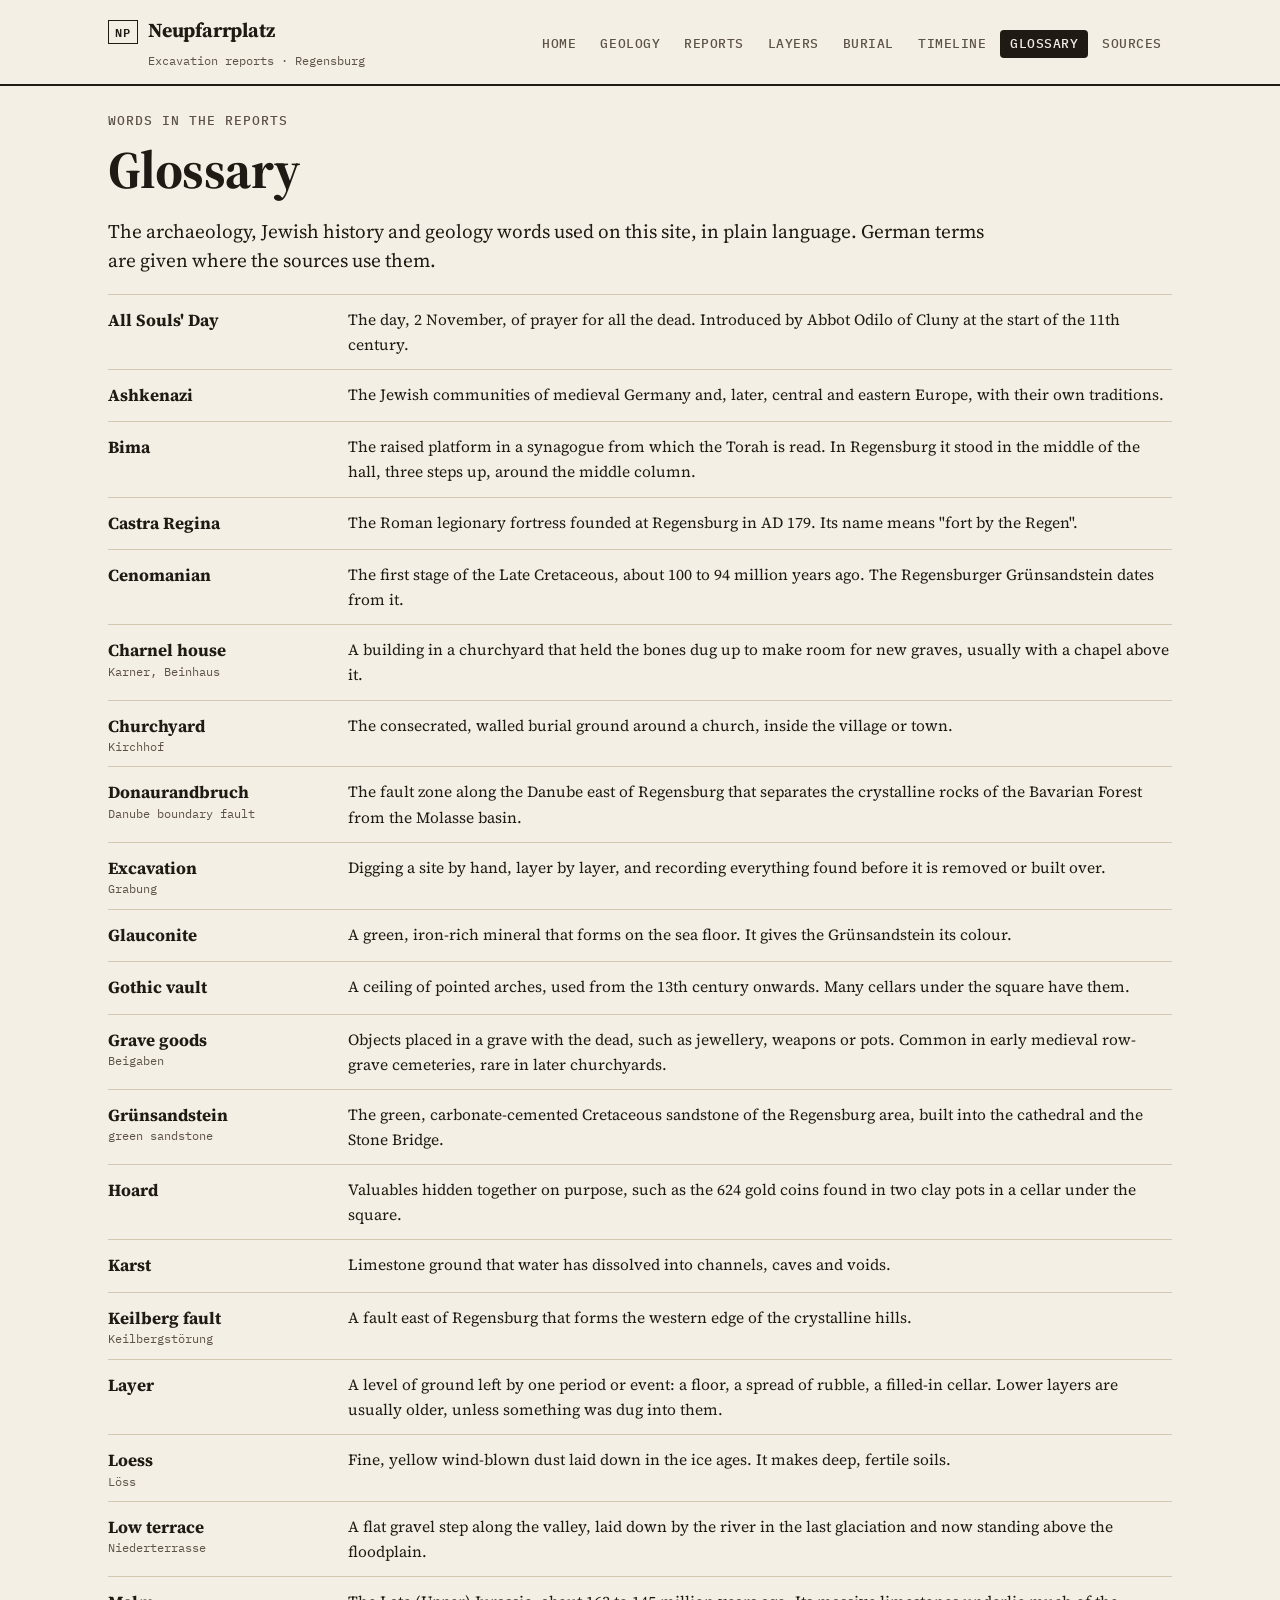
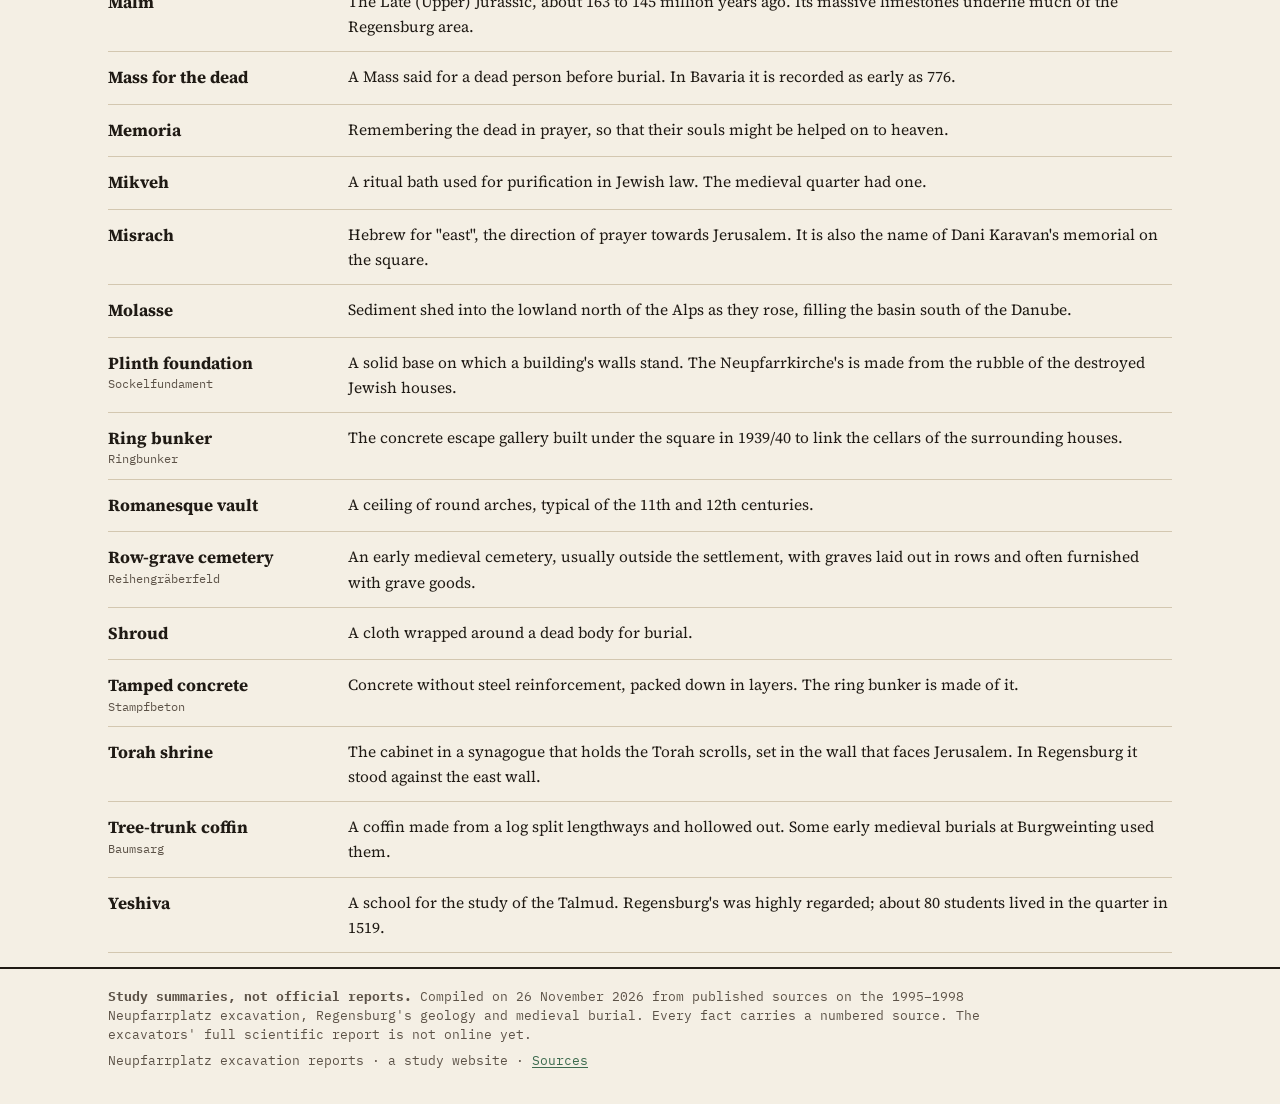
<file: glossary.html>
<!doctype html>
<html lang="en">
<head>
<meta charset="utf-8">
<meta name="viewport" content="width=device-width, initial-scale=1">
<title>Glossary · Neupfarrplatz</title>
<meta name="description" content="Plain-language meanings of the archaeology, Jewish history and geology words used in the Neupfarrplatz reports.">
<link rel="icon" href="data:image/svg+xml,%3Csvg xmlns='http://www.w3.org/2000/svg' viewBox='0 0 32 32'%3E%3Crect width='32' height='8' fill='%238a857c'/%3E%3Crect y='8' width='32' height='8' fill='%23bfb196'/%3E%3Crect y='16' width='32' height='8' fill='%237b5b45'/%3E%3Crect y='24' width='32' height='8' fill='%23c08f68'/%3E%3C/svg%3E">
<link rel="preconnect" href="https://fonts.googleapis.com">
<link rel="preconnect" href="https://fonts.gstatic.com" crossorigin>
<link href="https://fonts.googleapis.com/css2?family=IBM+Plex+Mono:wght@400;500;600;700&family=Source+Serif+4:opsz,wght@8..60,400;8..60,600;8..60,700&display=swap" rel="stylesheet">
<link rel="stylesheet" href="css/style.css">
</head>
<body data-page="glossary">
<a class="skip" href="#main">Skip to content</a>
<header class="site-head">
  <div class="wrap head-row">
    <a class="brand" href="index.html"><span class="brand-mark">NP</span><span><span class="brand-name">Neupfarrplatz</span><br><span class="brand-sub">Excavation reports · Regensburg</span></span></a>
    <nav class="site-nav" aria-label="Main"><ul>
      <li><a href="index.html">Home</a></li>
      <li><a href="geology.html">Geology</a></li>
      <li><a href="reports.html">Reports</a></li>
      <li><a href="layers.html">Layers</a></li>
      <li><a href="burial.html">Burial</a></li>
      <li><a href="timeline.html">Timeline</a></li>
      <li><a href="glossary.html" aria-current="page">Glossary</a></li>
      <li><a href="sources.html">Sources</a></li>
    </ul></nav>
  </div>
</header>

<main id="main" class="wrap">
  <p class="eyebrow" style="margin-top:26px">Words in the reports</p>
  <h1>Glossary</h1>
  <p class="lede">The archaeology, Jewish history and geology words used on this site, in plain language. German terms are given where the sources use them.</p>

  <dl class="gloss">
    <dt>All Souls' Day</dt>
    <dd>The day, 2 November, of prayer for all the dead. Introduced by Abbot Odilo of Cluny at the start of the 11th century.</dd>
    <dt>Ashkenazi</dt>
    <dd>The Jewish communities of medieval Germany and, later, central and eastern Europe, with their own traditions.</dd>
    <dt>Bima</dt>
    <dd>The raised platform in a synagogue from which the Torah is read. In Regensburg it stood in the middle of the hall, three steps up, around the middle column.</dd>
    <dt>Castra Regina</dt>
    <dd>The Roman legionary fortress founded at Regensburg in AD 179. Its name means "fort by the Regen".</dd>
    <dt>Cenomanian</dt>
    <dd>The first stage of the Late Cretaceous, about 100 to 94 million years ago. The Regensburger Grünsandstein dates from it.</dd>
    <dt>Charnel house <small>Karner, Beinhaus</small></dt>
    <dd>A building in a churchyard that held the bones dug up to make room for new graves, usually with a chapel above it.</dd>
    <dt>Churchyard <small>Kirchhof</small></dt>
    <dd>The consecrated, walled burial ground around a church, inside the village or town.</dd>
    <dt>Donaurandbruch <small>Danube boundary fault</small></dt>
    <dd>The fault zone along the Danube east of Regensburg that separates the crystalline rocks of the Bavarian Forest from the Molasse basin.</dd>
    <dt>Excavation <small>Grabung</small></dt>
    <dd>Digging a site by hand, layer by layer, and recording everything found before it is removed or built over.</dd>
    <dt>Glauconite</dt>
    <dd>A green, iron-rich mineral that forms on the sea floor. It gives the Grünsandstein its colour.</dd>
    <dt>Gothic vault</dt>
    <dd>A ceiling of pointed arches, used from the 13th century onwards. Many cellars under the square have them.</dd>
    <dt>Grave goods <small>Beigaben</small></dt>
    <dd>Objects placed in a grave with the dead, such as jewellery, weapons or pots. Common in early medieval row-grave cemeteries, rare in later churchyards.</dd>
    <dt>Grünsandstein <small>green sandstone</small></dt>
    <dd>The green, carbonate-cemented Cretaceous sandstone of the Regensburg area, built into the cathedral and the Stone Bridge.</dd>
    <dt>Hoard</dt>
    <dd>Valuables hidden together on purpose, such as the 624 gold coins found in two clay pots in a cellar under the square.</dd>
    <dt>Karst</dt>
    <dd>Limestone ground that water has dissolved into channels, caves and voids.</dd>
    <dt>Keilberg fault <small>Keilbergstörung</small></dt>
    <dd>A fault east of Regensburg that forms the western edge of the crystalline hills.</dd>
    <dt>Layer</dt>
    <dd>A level of ground left by one period or event: a floor, a spread of rubble, a filled-in cellar. Lower layers are usually older, unless something was dug into them.</dd>
    <dt>Loess <small>Löss</small></dt>
    <dd>Fine, yellow wind-blown dust laid down in the ice ages. It makes deep, fertile soils.</dd>
    <dt>Low terrace <small>Niederterrasse</small></dt>
    <dd>A flat gravel step along the valley, laid down by the river in the last glaciation and now standing above the floodplain.</dd>
    <dt>Malm</dt>
    <dd>The Late (Upper) Jurassic, about 163 to 145 million years ago. Its massive limestones underlie much of the Regensburg area.</dd>
    <dt>Mass for the dead</dt>
    <dd>A Mass said for a dead person before burial. In Bavaria it is recorded as early as 776.</dd>
    <dt>Memoria</dt>
    <dd>Remembering the dead in prayer, so that their souls might be helped on to heaven.</dd>
    <dt>Mikveh</dt>
    <dd>A ritual bath used for purification in Jewish law. The medieval quarter had one.</dd>
    <dt>Misrach</dt>
    <dd>Hebrew for "east", the direction of prayer towards Jerusalem. It is also the name of Dani Karavan's memorial on the square.</dd>
    <dt>Molasse</dt>
    <dd>Sediment shed into the lowland north of the Alps as they rose, filling the basin south of the Danube.</dd>
    <dt>Plinth foundation <small>Sockelfundament</small></dt>
    <dd>A solid base on which a building's walls stand. The Neupfarrkirche's is made from the rubble of the destroyed Jewish houses.</dd>
    <dt>Ring bunker <small>Ringbunker</small></dt>
    <dd>The concrete escape gallery built under the square in 1939/40 to link the cellars of the surrounding houses.</dd>
    <dt>Romanesque vault</dt>
    <dd>A ceiling of round arches, typical of the 11th and 12th centuries.</dd>
    <dt>Row-grave cemetery <small>Reihengräberfeld</small></dt>
    <dd>An early medieval cemetery, usually outside the settlement, with graves laid out in rows and often furnished with grave goods.</dd>
    <dt>Shroud</dt>
    <dd>A cloth wrapped around a dead body for burial.</dd>
    <dt>Tamped concrete <small>Stampfbeton</small></dt>
    <dd>Concrete without steel reinforcement, packed down in layers. The ring bunker is made of it.</dd>
    <dt>Torah shrine</dt>
    <dd>The cabinet in a synagogue that holds the Torah scrolls, set in the wall that faces Jerusalem. In Regensburg it stood against the east wall.</dd>
    <dt>Tree-trunk coffin <small>Baumsarg</small></dt>
    <dd>A coffin made from a log split lengthways and hollowed out. Some early medieval burials at Burgweinting used them.</dd>
    <dt>Yeshiva</dt>
    <dd>A school for the study of the Talmud. Regensburg's was highly regarded; about 80 students lived in the quarter in 1519.</dd>
  </dl>
</main>

<footer class="site-foot">
  <div class="wrap">
    <p><b>Study summaries, not official reports.</b> Compiled on 26 November 2026 from published sources on the 1995–1998 Neupfarrplatz excavation, Regensburg's geology and medieval burial. Every fact carries a numbered source. The excavators' full scientific report is not online yet.</p>
    <p>Neupfarrplatz excavation reports · a study website · <a href="sources.html">Sources</a></p>
  </div>
</footer>
<script src="data/layers.js"></script>
<script src="data/reports.js"></script>
<script src="js/figures.js"></script>
<script src="js/app.js"></script>
</body>
</html>
</file>
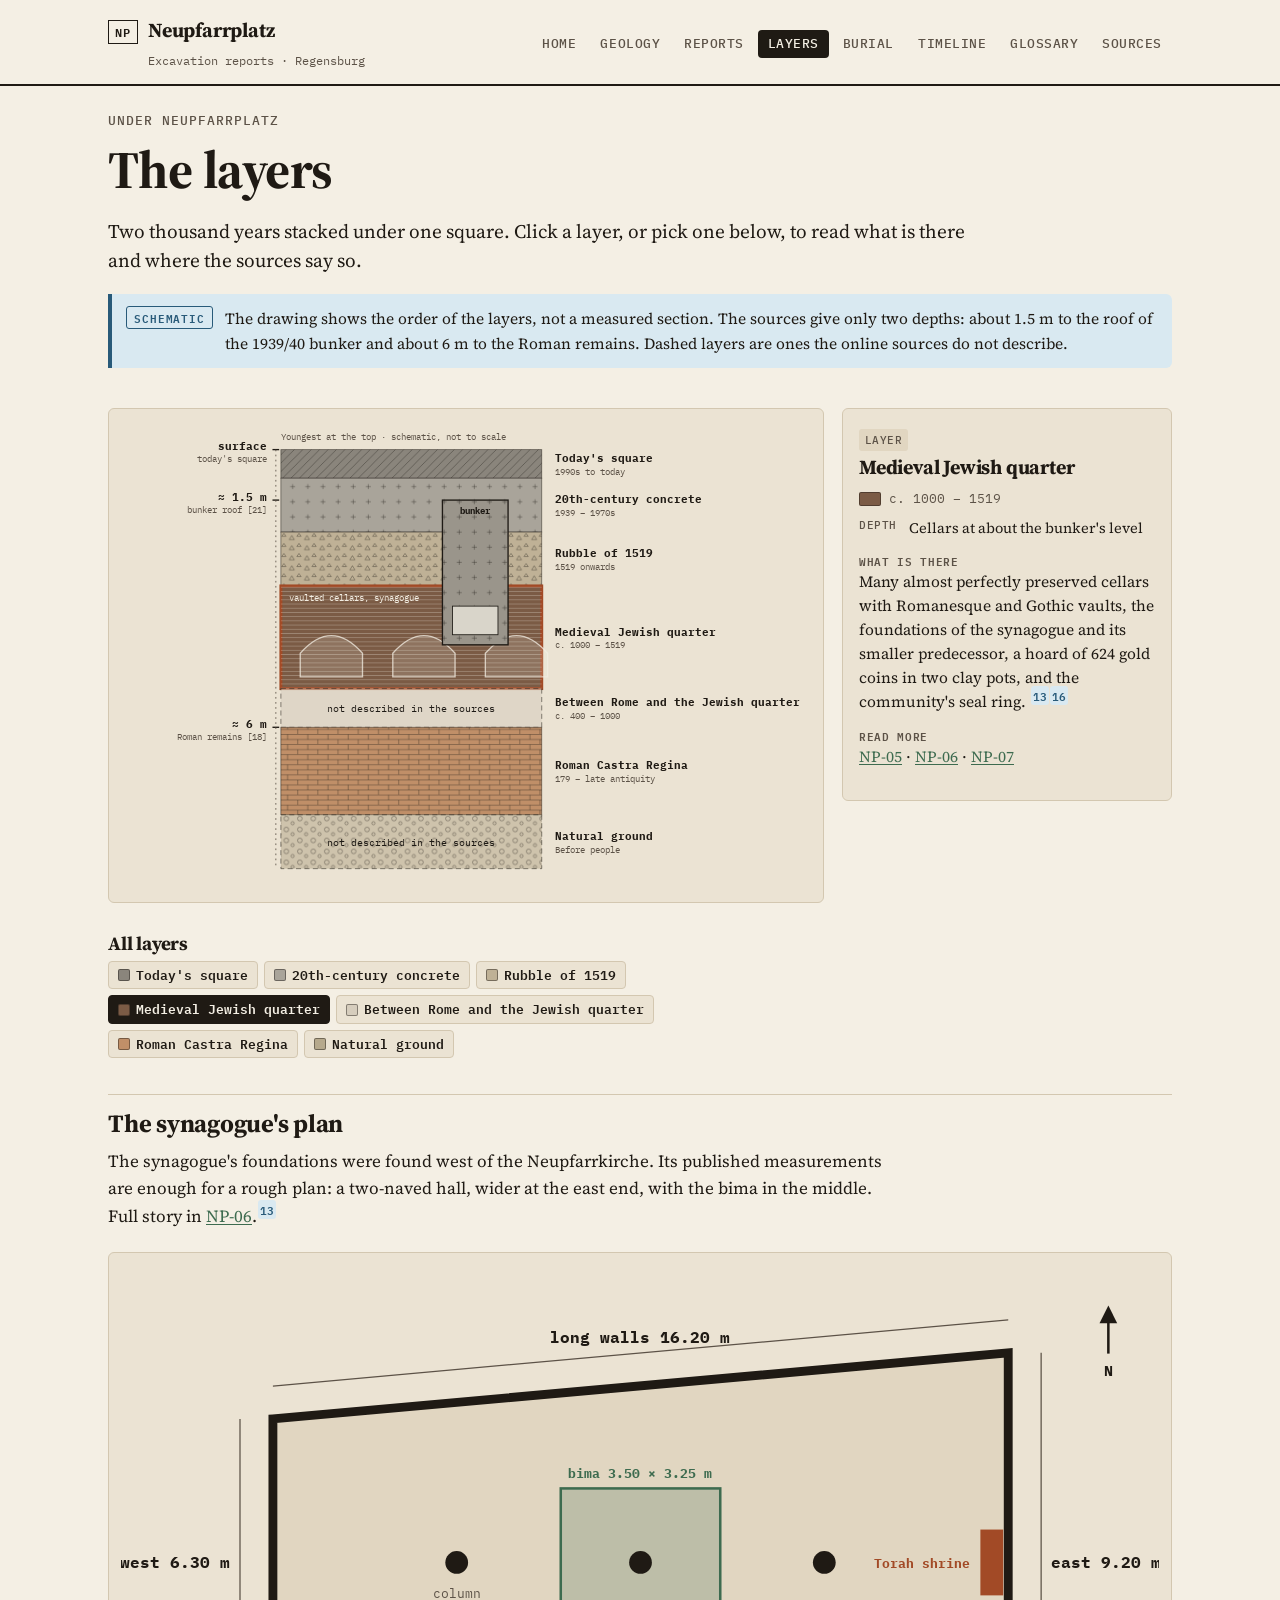
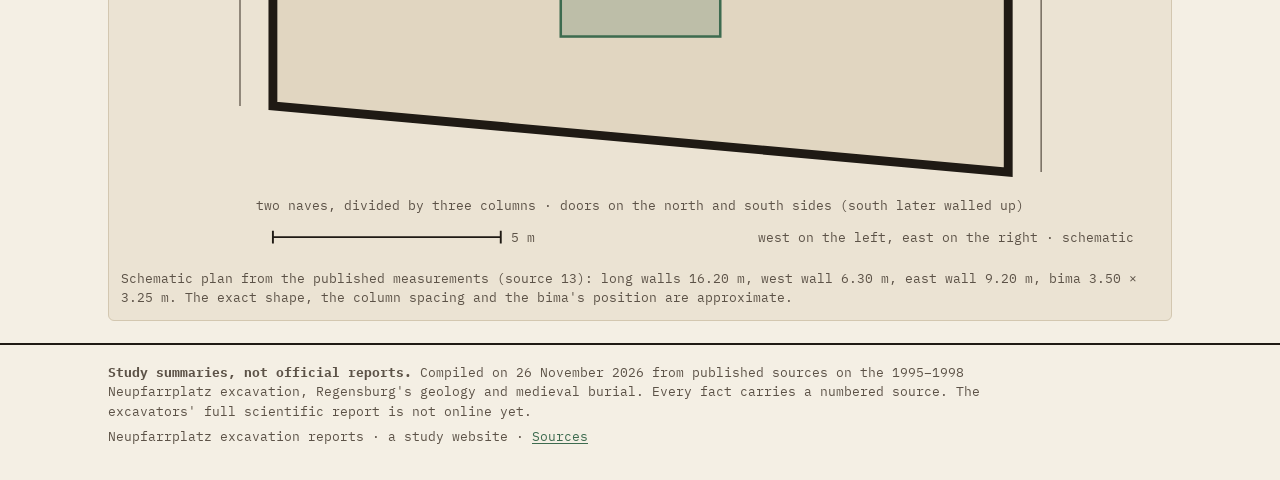
<file: layers.html>
<!doctype html>
<html lang="en">
<head>
<meta charset="utf-8">
<meta name="viewport" content="width=device-width, initial-scale=1">
<title>Layers · Neupfarrplatz</title>
<meta name="description" content="The layers under Neupfarrplatz in Regensburg, from the Roman camp six metres down to today's square, and a schematic plan of the medieval synagogue.">
<link rel="icon" href="data:image/svg+xml,%3Csvg xmlns='http://www.w3.org/2000/svg' viewBox='0 0 32 32'%3E%3Crect width='32' height='8' fill='%238a857c'/%3E%3Crect y='8' width='32' height='8' fill='%23bfb196'/%3E%3Crect y='16' width='32' height='8' fill='%237b5b45'/%3E%3Crect y='24' width='32' height='8' fill='%23c08f68'/%3E%3C/svg%3E">
<link rel="preconnect" href="https://fonts.googleapis.com">
<link rel="preconnect" href="https://fonts.gstatic.com" crossorigin>
<link href="https://fonts.googleapis.com/css2?family=IBM+Plex+Mono:wght@400;500;600;700&family=Source+Serif+4:opsz,wght@8..60,400;8..60,600;8..60,700&display=swap" rel="stylesheet">
<link rel="stylesheet" href="css/style.css">
</head>
<body data-page="layers">
<a class="skip" href="#main">Skip to content</a>
<header class="site-head">
  <div class="wrap head-row">
    <a class="brand" href="index.html"><span class="brand-mark">NP</span><span><span class="brand-name">Neupfarrplatz</span><br><span class="brand-sub">Excavation reports · Regensburg</span></span></a>
    <nav class="site-nav" aria-label="Main"><ul>
      <li><a href="index.html">Home</a></li>
      <li><a href="geology.html">Geology</a></li>
      <li><a href="reports.html">Reports</a></li>
      <li><a href="layers.html" aria-current="page">Layers</a></li>
      <li><a href="burial.html">Burial</a></li>
      <li><a href="timeline.html">Timeline</a></li>
      <li><a href="glossary.html">Glossary</a></li>
      <li><a href="sources.html">Sources</a></li>
    </ul></nav>
  </div>
</header>

<main id="main" class="wrap">
  <p class="eyebrow" style="margin-top:26px">Under Neupfarrplatz</p>
  <h1>The layers</h1>
  <p class="lede">Two thousand years stacked under one square. Click a layer, or pick one below, to read what is there and where the sources say so.</p>
  <div class="notice real">
    <span class="tag real">Schematic</span>
    <p>The drawing shows the order of the layers, not a measured section. The sources give only two depths: about 1.5 m to the roof of the 1939/40 bunker and about 6 m to the Roman remains. Dashed layers are ones the online sources do not describe.</p>
  </div>

  <div class="sec-layout">
    <div>
      <figure class="fig" id="ly-host"></figure>
      <h3>All layers</h3>
      <div class="ctx-list" id="ly-list" role="group" aria-label="Choose a layer"></div>
    </div>
    <aside class="panel" id="ly-panel" aria-live="polite"></aside>
  </div>

  <h2>The synagogue's plan</h2>
  <p class="prose">The synagogue's foundations were found west of the Neupfarrkirche. Its published measurements are enough for a rough plan: a two-naved hall, wider at the east end, with the bima in the middle. Full story in <a href="reports.html#NP-06">NP-06</a>.<sup class="cite"><a href="sources.html#s13">13</a></sup></p>
  <div data-fig="synagogue" data-caption="Schematic plan from the published measurements (source 13): long walls 16.20 m, west wall 6.30 m, east wall 9.20 m, bima 3.50 × 3.25 m. The exact shape, the column spacing and the bima's position are approximate."></div>
</main>

<footer class="site-foot">
  <div class="wrap">
    <p><b>Study summaries, not official reports.</b> Compiled on 26 November 2026 from published sources on the 1995–1998 Neupfarrplatz excavation, Regensburg's geology and medieval burial. Every fact carries a numbered source. The excavators' full scientific report is not online yet.</p>
    <p>Neupfarrplatz excavation reports · a study website · <a href="sources.html">Sources</a></p>
  </div>
</footer>
<script src="data/layers.js"></script>
<script src="data/reports.js"></script>
<script src="js/figures.js"></script>
<script src="js/app.js"></script>
</body>
</html>
</file>
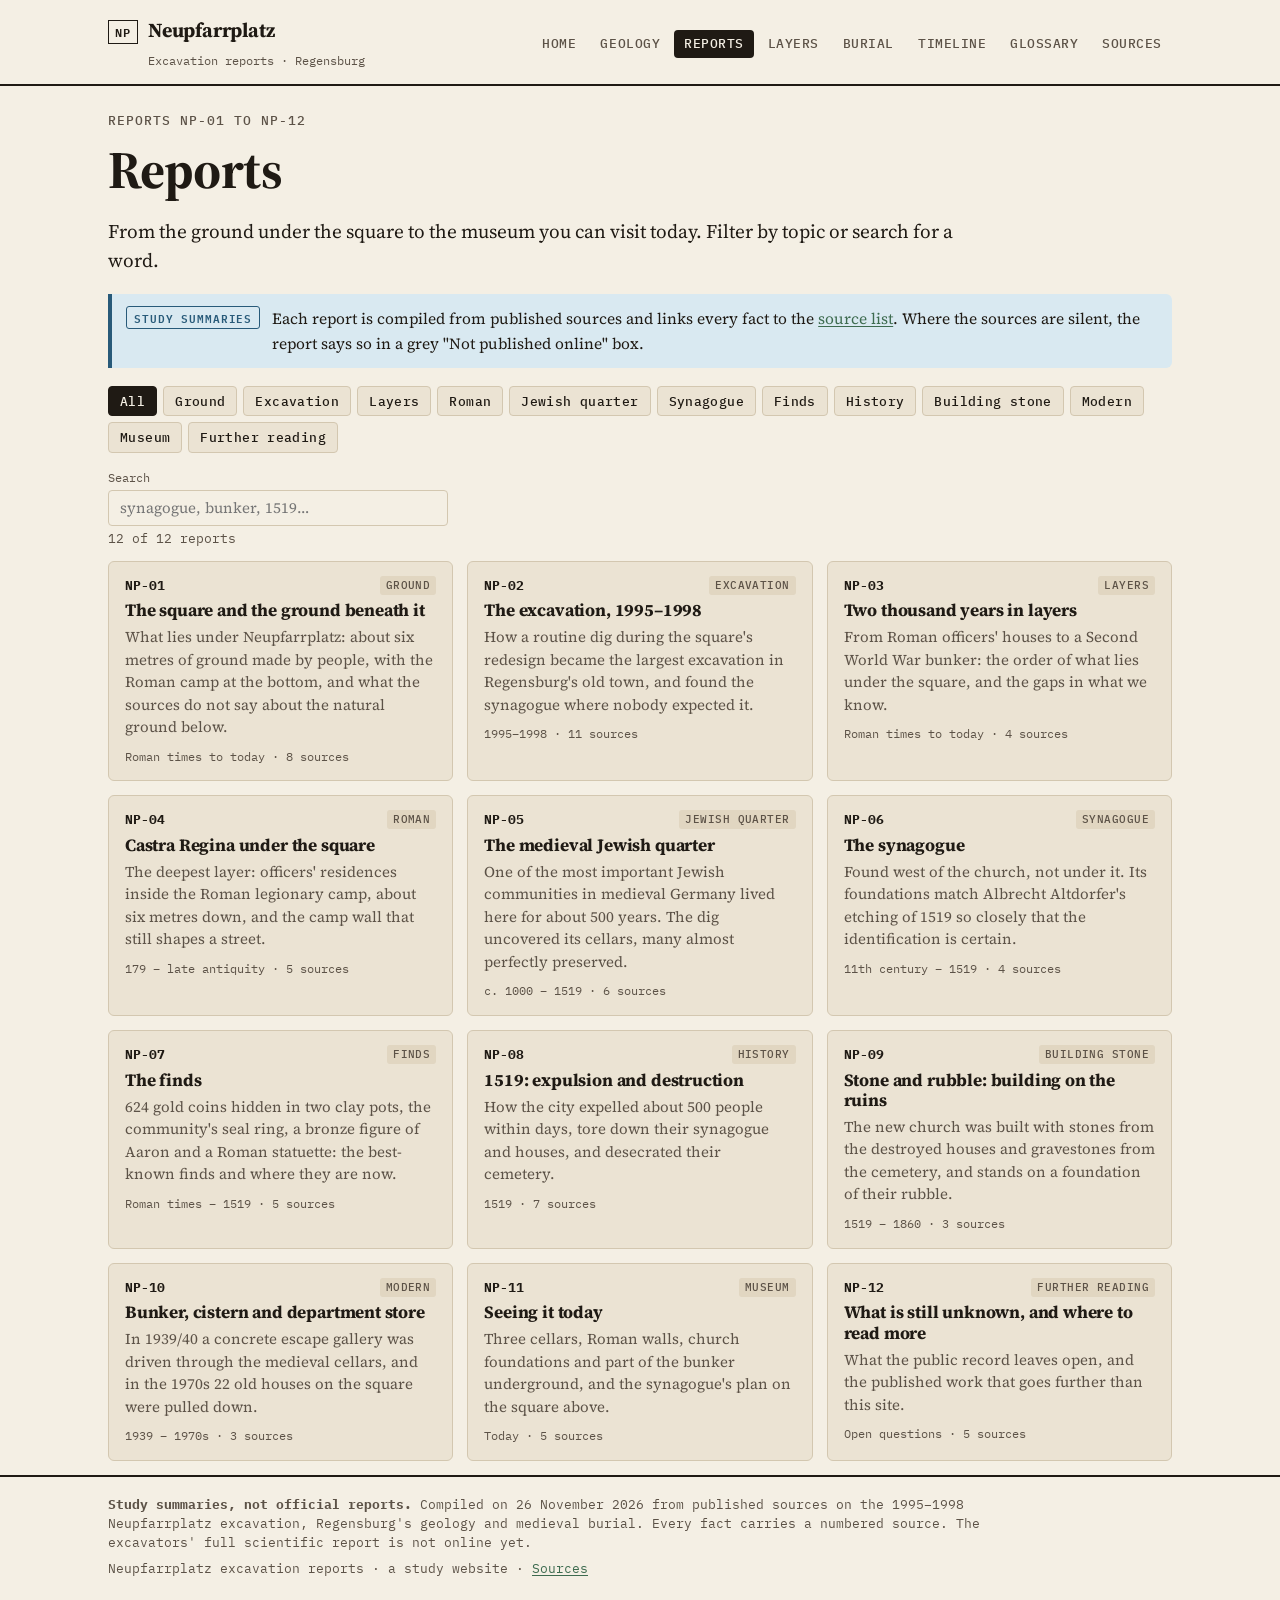
<file: reports.html>
<!doctype html>
<html lang="en">
<head>
<meta charset="utf-8">
<meta name="viewport" content="width=device-width, initial-scale=1">
<title>Reports · Neupfarrplatz</title>
<meta name="description" content="Twelve study reports on the Neupfarrplatz excavation in Regensburg: the ground, the dig, the layers, Roman remains, the Jewish quarter, the synagogue, finds, 1519, reused stone, the bunker and the museum.">
<link rel="icon" href="data:image/svg+xml,%3Csvg xmlns='http://www.w3.org/2000/svg' viewBox='0 0 32 32'%3E%3Crect width='32' height='8' fill='%238a857c'/%3E%3Crect y='8' width='32' height='8' fill='%23bfb196'/%3E%3Crect y='16' width='32' height='8' fill='%237b5b45'/%3E%3Crect y='24' width='32' height='8' fill='%23c08f68'/%3E%3C/svg%3E">
<link rel="preconnect" href="https://fonts.googleapis.com">
<link rel="preconnect" href="https://fonts.gstatic.com" crossorigin>
<link href="https://fonts.googleapis.com/css2?family=IBM+Plex+Mono:wght@400;500;600;700&family=Source+Serif+4:opsz,wght@8..60,400;8..60,600;8..60,700&display=swap" rel="stylesheet">
<link rel="stylesheet" href="css/style.css">
</head>
<body data-page="reports">
<a class="skip" href="#main">Skip to content</a>
<header class="site-head">
  <div class="wrap head-row">
    <a class="brand" href="index.html"><span class="brand-mark">NP</span><span><span class="brand-name">Neupfarrplatz</span><br><span class="brand-sub">Excavation reports · Regensburg</span></span></a>
    <nav class="site-nav" aria-label="Main"><ul>
      <li><a href="index.html">Home</a></li>
      <li><a href="geology.html">Geology</a></li>
      <li><a href="reports.html" aria-current="page">Reports</a></li>
      <li><a href="layers.html">Layers</a></li>
      <li><a href="burial.html">Burial</a></li>
      <li><a href="timeline.html">Timeline</a></li>
      <li><a href="glossary.html">Glossary</a></li>
      <li><a href="sources.html">Sources</a></li>
    </ul></nav>
  </div>
</header>

<main id="main" class="wrap">
  <section id="rp-list">
    <p class="eyebrow" style="margin-top:26px">Reports NP-01 to NP-12</p>
    <h1>Reports</h1>
    <p class="lede">From the ground under the square to the museum you can visit today. Filter by topic or search for a word.</p>
    <div class="notice real">
      <span class="tag real">Study summaries</span>
      <p>Each report is compiled from published sources and links every fact to the <a href="sources.html">source list</a>. Where the sources are silent, the report says so in a grey "Not published online" box.</p>
    </div>
    <div class="toolbar">
      <div class="filters" id="rp-filters" role="group" aria-label="Filter by topic"></div>
      <label class="search"><span class="muted mono" style="font-size:12px">Search</span>
        <input id="rp-q" type="search" placeholder="synagogue, bunker, 1519…" autocomplete="off">
      </label>
    </div>
    <p class="count" id="rp-count" aria-live="polite"></p>
    <div class="cards" id="rp-cards"></div>
  </section>
  <section id="rp-reader" hidden></section>
</main>

<footer class="site-foot">
  <div class="wrap">
    <p><b>Study summaries, not official reports.</b> Compiled on 26 November 2026 from published sources on the 1995–1998 Neupfarrplatz excavation, Regensburg's geology and medieval burial. Every fact carries a numbered source. The excavators' full scientific report is not online yet.</p>
    <p>Neupfarrplatz excavation reports · a study website · <a href="sources.html">Sources</a></p>
  </div>
</footer>
<script src="data/layers.js"></script>
<script src="data/reports.js"></script>
<script src="js/figures.js"></script>
<script src="js/app.js"></script>
</body>
</html>
</file>
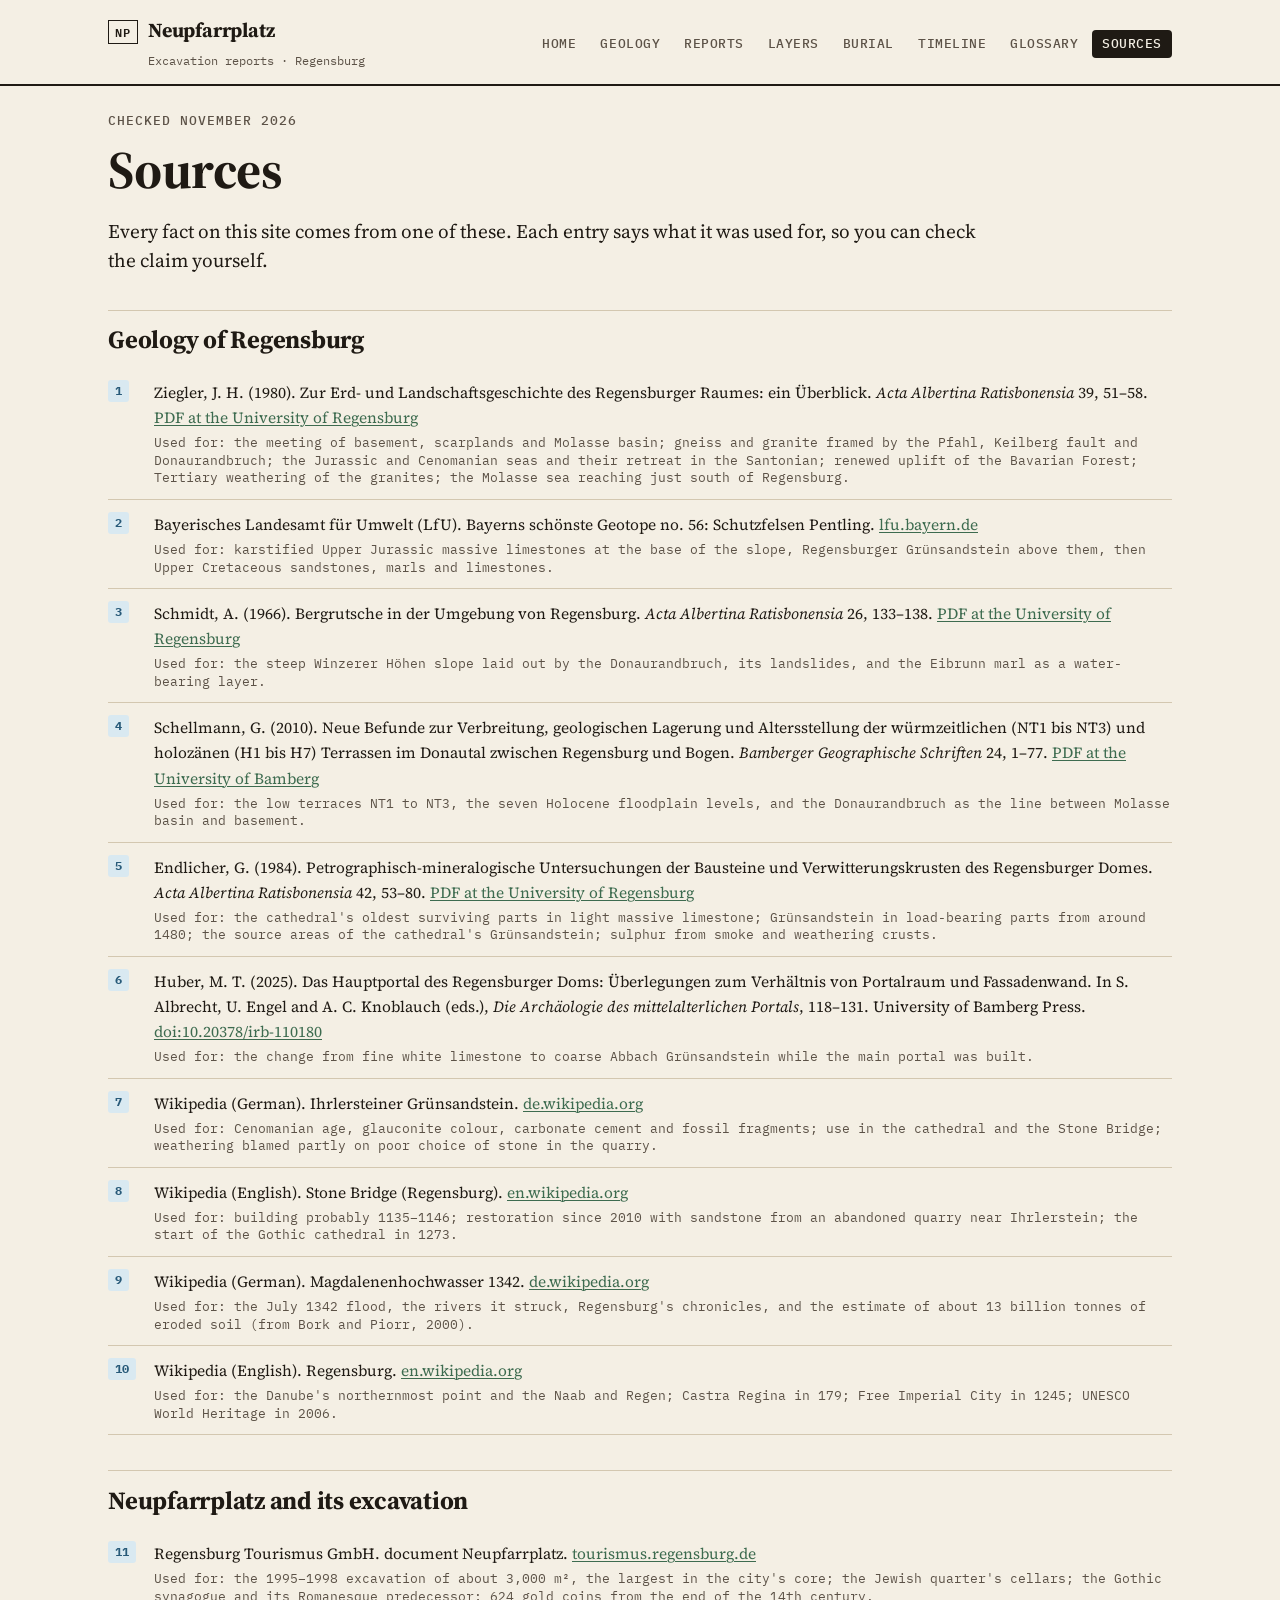
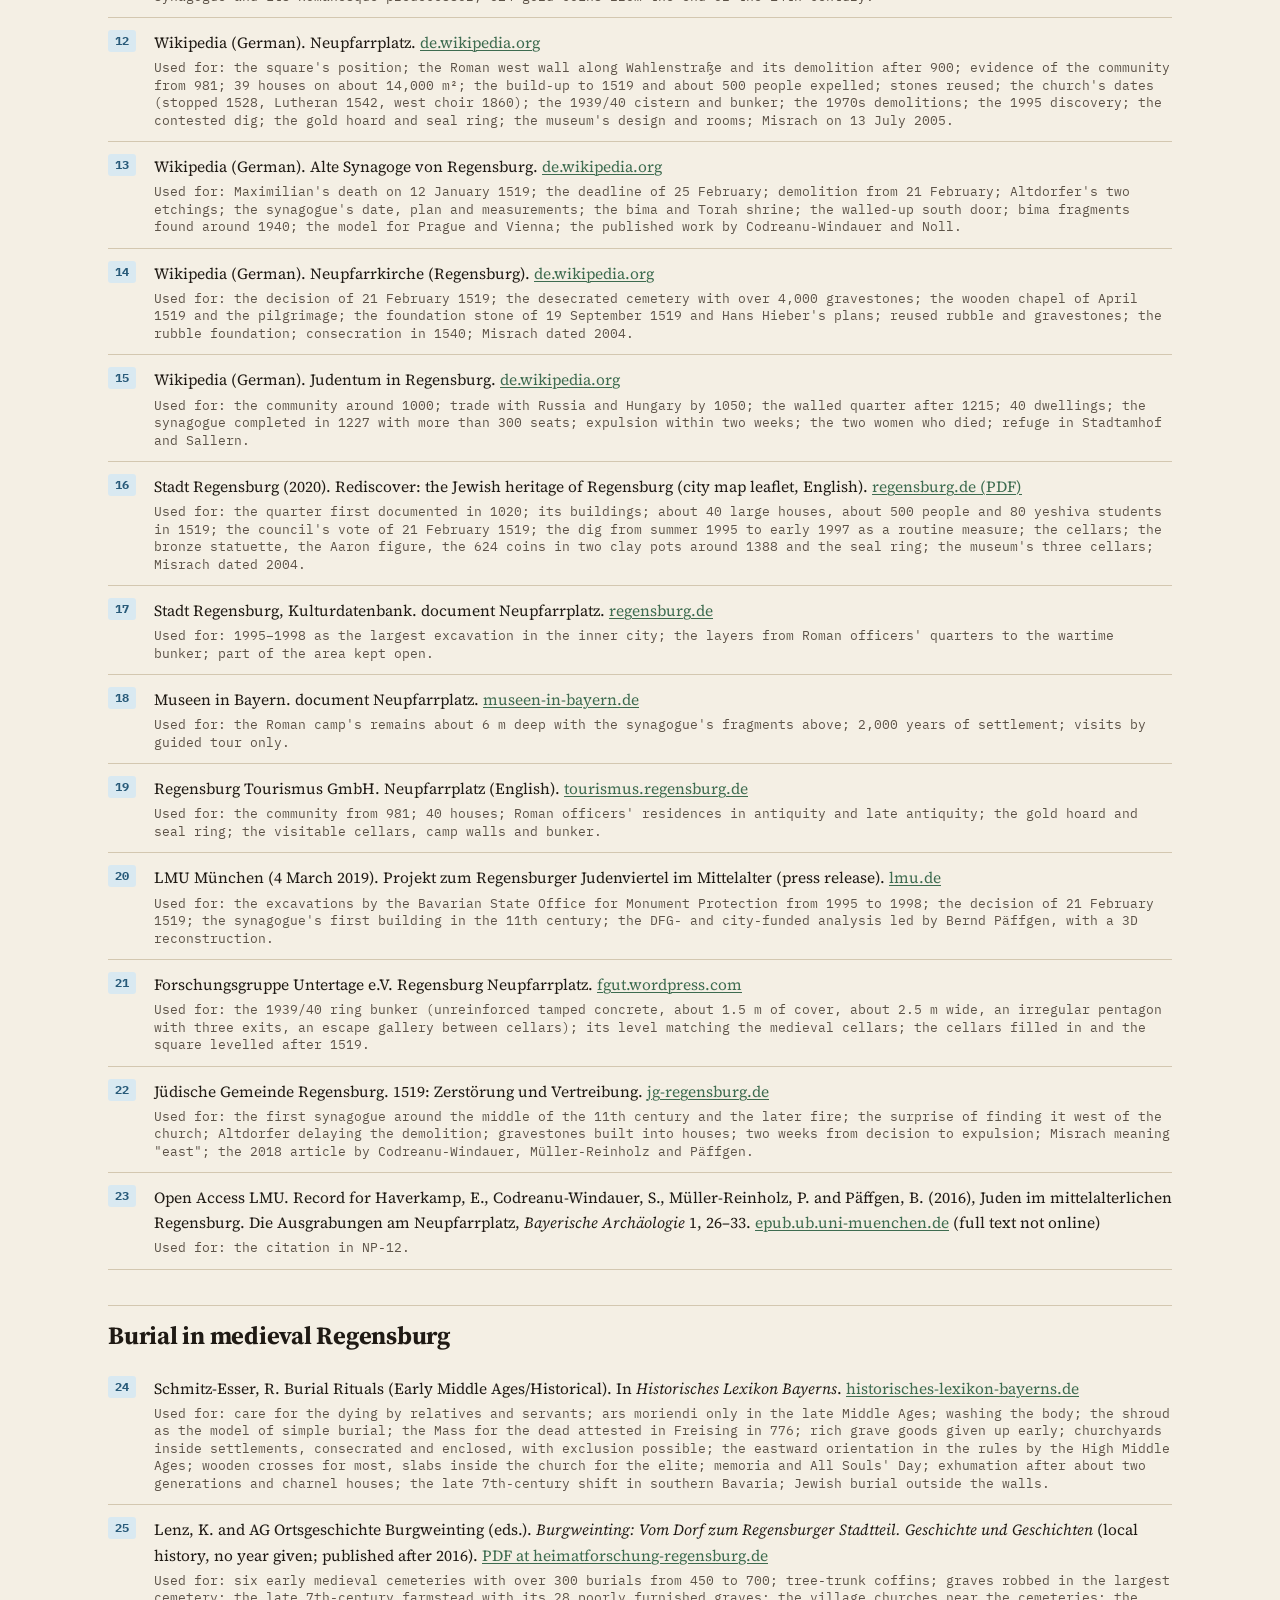
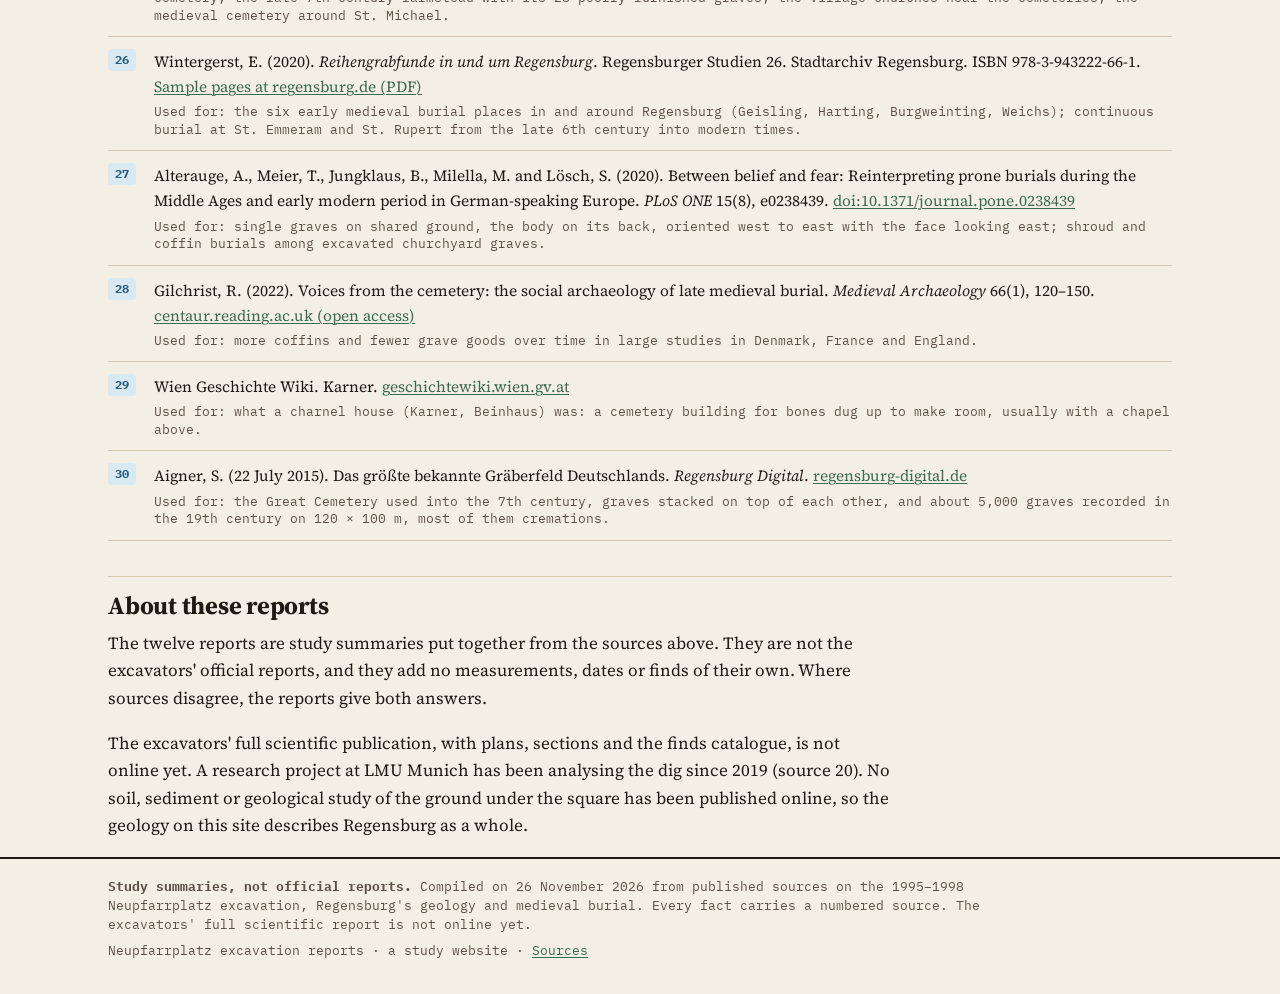
<file: sources.html>
<!doctype html>
<html lang="en">
<head>
<meta charset="utf-8">
<meta name="viewport" content="width=device-width, initial-scale=1">
<title>Sources · Neupfarrplatz</title>
<meta name="description" content="The 30 sources behind the Neupfarrplatz reports, the Regensburg geology page and the burial page, and what each one was used for.">
<link rel="icon" href="data:image/svg+xml,%3Csvg xmlns='http://www.w3.org/2000/svg' viewBox='0 0 32 32'%3E%3Crect width='32' height='8' fill='%238a857c'/%3E%3Crect y='8' width='32' height='8' fill='%23bfb196'/%3E%3Crect y='16' width='32' height='8' fill='%237b5b45'/%3E%3Crect y='24' width='32' height='8' fill='%23c08f68'/%3E%3C/svg%3E">
<link rel="preconnect" href="https://fonts.googleapis.com">
<link rel="preconnect" href="https://fonts.gstatic.com" crossorigin>
<link href="https://fonts.googleapis.com/css2?family=IBM+Plex+Mono:wght@400;500;600;700&family=Source+Serif+4:opsz,wght@8..60,400;8..60,600;8..60,700&display=swap" rel="stylesheet">
<link rel="stylesheet" href="css/style.css">
</head>
<body data-page="sources">
<a class="skip" href="#main">Skip to content</a>
<header class="site-head">
  <div class="wrap head-row">
    <a class="brand" href="index.html"><span class="brand-mark">NP</span><span><span class="brand-name">Neupfarrplatz</span><br><span class="brand-sub">Excavation reports · Regensburg</span></span></a>
    <nav class="site-nav" aria-label="Main"><ul>
      <li><a href="index.html">Home</a></li>
      <li><a href="geology.html">Geology</a></li>
      <li><a href="reports.html">Reports</a></li>
      <li><a href="layers.html">Layers</a></li>
      <li><a href="burial.html">Burial</a></li>
      <li><a href="timeline.html">Timeline</a></li>
      <li><a href="glossary.html">Glossary</a></li>
      <li><a href="sources.html" aria-current="page">Sources</a></li>
    </ul></nav>
  </div>
</header>

<main id="main" class="wrap">
  <p class="eyebrow" style="margin-top:26px">Checked November 2026</p>
  <h1>Sources</h1>
  <p class="lede">Every fact on this site comes from one of these. Each entry says what it was used for, so you can check the claim yourself.</p>

  <h2>Geology of Regensburg</h2>
  <ol class="sources">
    <li id="s1" data-n="1">Ziegler, J. H. (1980). Zur Erd- und Landschaftsgeschichte des Regensburger Raumes: ein Überblick. <i>Acta Albertina Ratisbonensia</i> 39, 51–58. <a href="https://albertina.uni-regensburg.de/index.php/albertina/article/view/2428/2326">PDF at the University of Regensburg</a>
      <span class="used">Used for: the meeting of basement, scarplands and Molasse basin; gneiss and granite framed by the Pfahl, Keilberg fault and Donaurandbruch; the Jurassic and Cenomanian seas and their retreat in the Santonian; renewed uplift of the Bavarian Forest; Tertiary weathering of the granites; the Molasse sea reaching just south of Regensburg.</span></li>
    <li id="s2" data-n="2">Bayerisches Landesamt für Umwelt (LfU). Bayerns schönste Geotope no. 56: Schutzfelsen Pentling. <a href="https://www.lfu.bayern.de/geologie/bayerns_schoenste_geotope/56/index.htm">lfu.bayern.de</a>
      <span class="used">Used for: karstified Upper Jurassic massive limestones at the base of the slope, Regensburger Grünsandstein above them, then Upper Cretaceous sandstones, marls and limestones.</span></li>
    <li id="s3" data-n="3">Schmidt, A. (1966). Bergrutsche in der Umgebung von Regensburg. <i>Acta Albertina Ratisbonensia</i> 26, 133–138. <a href="https://albertina.uni-regensburg.de/index.php/albertina/article/view/1720/1618">PDF at the University of Regensburg</a>
      <span class="used">Used for: the steep Winzerer Höhen slope laid out by the Donaurandbruch, its landslides, and the Eibrunn marl as a water-bearing layer.</span></li>
    <li id="s4" data-n="4">Schellmann, G. (2010). Neue Befunde zur Verbreitung, geologischen Lagerung und Altersstellung der würmzeitlichen (NT1 bis NT3) und holozänen (H1 bis H7) Terrassen im Donautal zwischen Regensburg und Bogen. <i>Bamberger Geographische Schriften</i> 24, 1–77. <a href="https://www.uni-bamberg.de/fileadmin/geo2/Publikationen/BaGeogrSchr24_Schellmann_2010.pdf">PDF at the University of Bamberg</a>
      <span class="used">Used for: the low terraces NT1 to NT3, the seven Holocene floodplain levels, and the Donaurandbruch as the line between Molasse basin and basement.</span></li>
    <li id="s5" data-n="5">Endlicher, G. (1984). Petrographisch-mineralogische Untersuchungen der Bausteine und Verwitterungskrusten des Regensburger Domes. <i>Acta Albertina Ratisbonensia</i> 42, 53–80. <a href="https://albertina.uni-regensburg.de/index.php/albertina/article/view/2385/2283">PDF at the University of Regensburg</a>
      <span class="used">Used for: the cathedral's oldest surviving parts in light massive limestone; Grünsandstein in load-bearing parts from around 1480; the source areas of the cathedral's Grünsandstein; sulphur from smoke and weathering crusts.</span></li>
    <li id="s6" data-n="6">Huber, M. T. (2025). Das Hauptportal des Regensburger Doms: Überlegungen zum Verhältnis von Portalraum und Fassadenwand. In S. Albrecht, U. Engel and A. C. Knoblauch (eds.), <i>Die Archäologie des mittelalterlichen Portals</i>, 118–131. University of Bamberg Press. <a href="https://doi.org/10.20378/irb-110180">doi:10.20378/irb-110180</a>
      <span class="used">Used for: the change from fine white limestone to coarse Abbach Grünsandstein while the main portal was built.</span></li>
    <li id="s7" data-n="7">Wikipedia (German). Ihrlersteiner Grünsandstein. <a href="https://de.wikipedia.org/wiki/Regensburger_Gr%C3%BCnsandstein">de.wikipedia.org</a>
      <span class="used">Used for: Cenomanian age, glauconite colour, carbonate cement and fossil fragments; use in the cathedral and the Stone Bridge; weathering blamed partly on poor choice of stone in the quarry.</span></li>
    <li id="s8" data-n="8">Wikipedia (English). Stone Bridge (Regensburg). <a href="https://en.wikipedia.org/wiki/Stone_Bridge_(Regensburg)">en.wikipedia.org</a>
      <span class="used">Used for: building probably 1135–1146; restoration since 2010 with sandstone from an abandoned quarry near Ihrlerstein; the start of the Gothic cathedral in 1273.</span></li>
    <li id="s9" data-n="9">Wikipedia (German). Magdalenenhochwasser 1342. <a href="https://de.wikipedia.org/wiki/Magdalenenhochwasser_1342">de.wikipedia.org</a>
      <span class="used">Used for: the July 1342 flood, the rivers it struck, Regensburg's chronicles, and the estimate of about 13 billion tonnes of eroded soil (from Bork and Piorr, 2000).</span></li>
    <li id="s10" data-n="10">Wikipedia (English). Regensburg. <a href="https://en.wikipedia.org/wiki/Regensburg">en.wikipedia.org</a>
      <span class="used">Used for: the Danube's northernmost point and the Naab and Regen; Castra Regina in 179; Free Imperial City in 1245; UNESCO World Heritage in 2006.</span></li>
  </ol>

  <h2>Neupfarrplatz and its excavation</h2>
  <ol class="sources">
    <li id="s11" data-n="11">Regensburg Tourismus GmbH. document Neupfarrplatz. <a href="https://tourismus.regensburg.de/en/experience-discover/art-culture/document-neupfarrplatz">tourismus.regensburg.de</a>
      <span class="used">Used for: the 1995–1998 excavation of about 3,000 m², the largest in the city's core; the Jewish quarter's cellars; the Gothic synagogue and its Romanesque predecessor; 624 gold coins from the end of the 14th century.</span></li>
    <li id="s12" data-n="12">Wikipedia (German). Neupfarrplatz. <a href="https://de.wikipedia.org/wiki/Neupfarrplatz">de.wikipedia.org</a>
      <span class="used">Used for: the square's position; the Roman west wall along Wahlenstraße and its demolition after 900; evidence of the community from 981; 39 houses on about 14,000 m²; the build-up to 1519 and about 500 people expelled; stones reused; the church's dates (stopped 1528, Lutheran 1542, west choir 1860); the 1939/40 cistern and bunker; the 1970s demolitions; the 1995 discovery; the contested dig; the gold hoard and seal ring; the museum's design and rooms; Misrach on 13 July 2005.</span></li>
    <li id="s13" data-n="13">Wikipedia (German). Alte Synagoge von Regensburg. <a href="https://de.wikipedia.org/wiki/Alte_Synagoge_von_Regensburg">de.wikipedia.org</a>
      <span class="used">Used for: Maximilian's death on 12 January 1519; the deadline of 25 February; demolition from 21 February; Altdorfer's two etchings; the synagogue's date, plan and measurements; the bima and Torah shrine; the walled-up south door; bima fragments found around 1940; the model for Prague and Vienna; the published work by Codreanu-Windauer and Noll.</span></li>
    <li id="s14" data-n="14">Wikipedia (German). Neupfarrkirche (Regensburg). <a href="https://de.wikipedia.org/wiki/Neupfarrkirche_(Regensburg)">de.wikipedia.org</a>
      <span class="used">Used for: the decision of 21 February 1519; the desecrated cemetery with over 4,000 gravestones; the wooden chapel of April 1519 and the pilgrimage; the foundation stone of 19 September 1519 and Hans Hieber's plans; reused rubble and gravestones; the rubble foundation; consecration in 1540; Misrach dated 2004.</span></li>
    <li id="s15" data-n="15">Wikipedia (German). Judentum in Regensburg. <a href="https://de.wikipedia.org/wiki/Judentum_in_Regensburg">de.wikipedia.org</a>
      <span class="used">Used for: the community around 1000; trade with Russia and Hungary by 1050; the walled quarter after 1215; 40 dwellings; the synagogue completed in 1227 with more than 300 seats; expulsion within two weeks; the two women who died; refuge in Stadtamhof and Sallern.</span></li>
    <li id="s16" data-n="16">Stadt Regensburg (2020). Rediscover: the Jewish heritage of Regensburg (city map leaflet, English). <a href="https://www.regensburg.de/sixcms/media.php/464/FK_Rediscover_engl_2020.pdf">regensburg.de (PDF)</a>
      <span class="used">Used for: the quarter first documented in 1020; its buildings; about 40 large houses, about 500 people and 80 yeshiva students in 1519; the council's vote of 21 February 1519; the dig from summer 1995 to early 1997 as a routine measure; the cellars; the bronze statuette, the Aaron figure, the 624 coins in two clay pots around 1388 and the seal ring; the museum's three cellars; Misrach dated 2004.</span></li>
    <li id="s17" data-n="17">Stadt Regensburg, Kulturdatenbank. document Neupfarrplatz. <a href="https://www.regensburg.de/kultur/kulturdatenbank/eintrag/116751">regensburg.de</a>
      <span class="used">Used for: 1995–1998 as the largest excavation in the inner city; the layers from Roman officers' quarters to the wartime bunker; part of the area kept open.</span></li>
    <li id="s18" data-n="18">Museen in Bayern. document Neupfarrplatz. <a href="https://museen-in-bayern.de/museen/detailseite-museum/document-neupfarrplatz">museen-in-bayern.de</a>
      <span class="used">Used for: the Roman camp's remains about 6 m deep with the synagogue's fragments above; 2,000 years of settlement; visits by guided tour only.</span></li>
    <li id="s19" data-n="19">Regensburg Tourismus GmbH. Neupfarrplatz (English). <a href="https://tourismus.regensburg.de/en/experience-discover/unesco-world-heritage-/-sightseeing/neupfarrplatz">tourismus.regensburg.de</a>
      <span class="used">Used for: the community from 981; 40 houses; Roman officers' residences in antiquity and late antiquity; the gold hoard and seal ring; the visitable cellars, camp walls and bunker.</span></li>
    <li id="s20" data-n="20">LMU München (4 March 2019). Projekt zum Regensburger Judenviertel im Mittelalter (press release). <a href="https://www.lmu.de/de/die-lmu/struktur/zentrale-universitaetsverwaltung/presse-und-kommunikation-puk/press-room/pressemitteilung/projekt-zum-regensburger-judenviertel-im-mittelalter-5051e1af.html">lmu.de</a>
      <span class="used">Used for: the excavations by the Bavarian State Office for Monument Protection from 1995 to 1998; the decision of 21 February 1519; the synagogue's first building in the 11th century; the DFG- and city-funded analysis led by Bernd Päffgen, with a 3D reconstruction.</span></li>
    <li id="s21" data-n="21">Forschungsgruppe Untertage e.V. Regensburg Neupfarrplatz. <a href="https://fgut.wordpress.com/bauwerke/wk2/ziviler-luftschutz/bunker/tiefbunker/regensburg/">fgut.wordpress.com</a>
      <span class="used">Used for: the 1939/40 ring bunker (unreinforced tamped concrete, about 1.5 m of cover, about 2.5 m wide, an irregular pentagon with three exits, an escape gallery between cellars); its level matching the medieval cellars; the cellars filled in and the square levelled after 1519.</span></li>
    <li id="s22" data-n="22">Jüdische Gemeinde Regensburg. 1519: Zerstörung und Vertreibung. <a href="https://jg-regensburg.de/1519-zerstoerung-und-vertreibung/">jg-regensburg.de</a>
      <span class="used">Used for: the first synagogue around the middle of the 11th century and the later fire; the surprise of finding it west of the church; Altdorfer delaying the demolition; gravestones built into houses; two weeks from decision to expulsion; Misrach meaning "east"; the 2018 article by Codreanu-Windauer, Müller-Reinholz and Päffgen.</span></li>
    <li id="s23" data-n="23">Open Access LMU. Record for Haverkamp, E., Codreanu-Windauer, S., Müller-Reinholz, P. and Päffgen, B. (2016), Juden im mittelalterlichen Regensburg. Die Ausgrabungen am Neupfarrplatz, <i>Bayerische Archäologie</i> 1, 26–33. <a href="https://epub.ub.uni-muenchen.de/28004/">epub.ub.uni-muenchen.de</a> (full text not online)
      <span class="used">Used for: the citation in NP-12.</span></li>
  </ol>

  <h2>Burial in medieval Regensburg</h2>
  <ol class="sources">
    <li id="s24" data-n="24">Schmitz-Esser, R. Burial Rituals (Early Middle Ages/Historical). In <i>Historisches Lexikon Bayerns</i>. <a href="https://www.historisches-lexikon-bayerns.de/Lexikon/EN:Burial_Rituals_(Early_Middle_Ages/Historical)">historisches-lexikon-bayerns.de</a>
      <span class="used">Used for: care for the dying by relatives and servants; ars moriendi only in the late Middle Ages; washing the body; the shroud as the model of simple burial; the Mass for the dead attested in Freising in 776; rich grave goods given up early; churchyards inside settlements, consecrated and enclosed, with exclusion possible; the eastward orientation in the rules by the High Middle Ages; wooden crosses for most, slabs inside the church for the elite; memoria and All Souls' Day; exhumation after about two generations and charnel houses; the late 7th-century shift in southern Bavaria; Jewish burial outside the walls.</span></li>
    <li id="s25" data-n="25">Lenz, K. and AG Ortsgeschichte Burgweinting (eds.). <i>Burgweinting: Vom Dorf zum Regensburger Stadtteil. Geschichte und Geschichten</i> (local history, no year given; published after 2016). <a href="https://www.heimatforschung-regensburg.de/3172/1/Burgweinting_Vom%20Dorf%20zum%20Regensburger%20Stadtteil_Gesamt%20WEB.pdf">PDF at heimatforschung-regensburg.de</a>
      <span class="used">Used for: six early medieval cemeteries with over 300 burials from 450 to 700; tree-trunk coffins; graves robbed in the largest cemetery; the late 7th-century farmstead with its 28 poorly furnished graves; the village churches near the cemeteries; the medieval cemetery around St. Michael.</span></li>
    <li id="s26" data-n="26">Wintergerst, E. (2020). <i>Reihengrabfunde in und um Regensburg</i>. Regensburger Studien 26. Stadtarchiv Regensburg. ISBN 978-3-943222-66-1. <a href="https://www.regensburg.de/fm/121/leseprobe-reihengrabfunde-studien-bd-26.pdf">Sample pages at regensburg.de (PDF)</a>
      <span class="used">Used for: the six early medieval burial places in and around Regensburg (Geisling, Harting, Burgweinting, Weichs); continuous burial at St. Emmeram and St. Rupert from the late 6th century into modern times.</span></li>
    <li id="s27" data-n="27">Alterauge, A., Meier, T., Jungklaus, B., Milella, M. and Lösch, S. (2020). Between belief and fear: Reinterpreting prone burials during the Middle Ages and early modern period in German-speaking Europe. <i>PLoS ONE</i> 15(8), e0238439. <a href="https://doi.org/10.1371/journal.pone.0238439">doi:10.1371/journal.pone.0238439</a>
      <span class="used">Used for: single graves on shared ground, the body on its back, oriented west to east with the face looking east; shroud and coffin burials among excavated churchyard graves.</span></li>
    <li id="s28" data-n="28">Gilchrist, R. (2022). Voices from the cemetery: the social archaeology of late medieval burial. <i>Medieval Archaeology</i> 66(1), 120–150. <a href="https://centaur.reading.ac.uk/102356/">centaur.reading.ac.uk (open access)</a>
      <span class="used">Used for: more coffins and fewer grave goods over time in large studies in Denmark, France and England.</span></li>
    <li id="s29" data-n="29">Wien Geschichte Wiki. Karner. <a href="https://www.geschichtewiki.wien.gv.at/Beinhaus">geschichtewiki.wien.gv.at</a>
      <span class="used">Used for: what a charnel house (Karner, Beinhaus) was: a cemetery building for bones dug up to make room, usually with a chapel above.</span></li>
    <li id="s30" data-n="30">Aigner, S. (22 July 2015). Das größte bekannte Gräberfeld Deutschlands. <i>Regensburg Digital</i>. <a href="https://www.regensburg-digital.de/das-groesste-bekannte-graeberfeld-deutschlands/22072015/">regensburg-digital.de</a>
      <span class="used">Used for: the Great Cemetery used into the 7th century, graves stacked on top of each other, and about 5,000 graves recorded in the 19th century on 120 × 100 m, most of them cremations.</span></li>
  </ol>

  <h2>About these reports</h2>
  <div class="prose">
    <p>The twelve reports are study summaries put together from the sources above. They are not the excavators' official reports, and they add no measurements, dates or finds of their own. Where sources disagree, the reports give both answers.</p>
    <p>The excavators' full scientific publication, with plans, sections and the finds catalogue, is not online yet. A research project at LMU Munich has been analysing the dig since 2019 (source 20). No soil, sediment or geological study of the ground under the square has been published online, so the geology on this site describes Regensburg as a whole.</p>
  </div>
</main>

<footer class="site-foot">
  <div class="wrap">
    <p><b>Study summaries, not official reports.</b> Compiled on 26 November 2026 from published sources on the 1995–1998 Neupfarrplatz excavation, Regensburg's geology and medieval burial. Every fact carries a numbered source. The excavators' full scientific report is not online yet.</p>
    <p>Neupfarrplatz excavation reports · a study website · <a href="sources.html">Sources</a></p>
  </div>
</footer>
<script src="data/layers.js"></script>
<script src="data/reports.js"></script>
<script src="js/figures.js"></script>
<script src="js/app.js"></script>
</body>
</html>
</file>
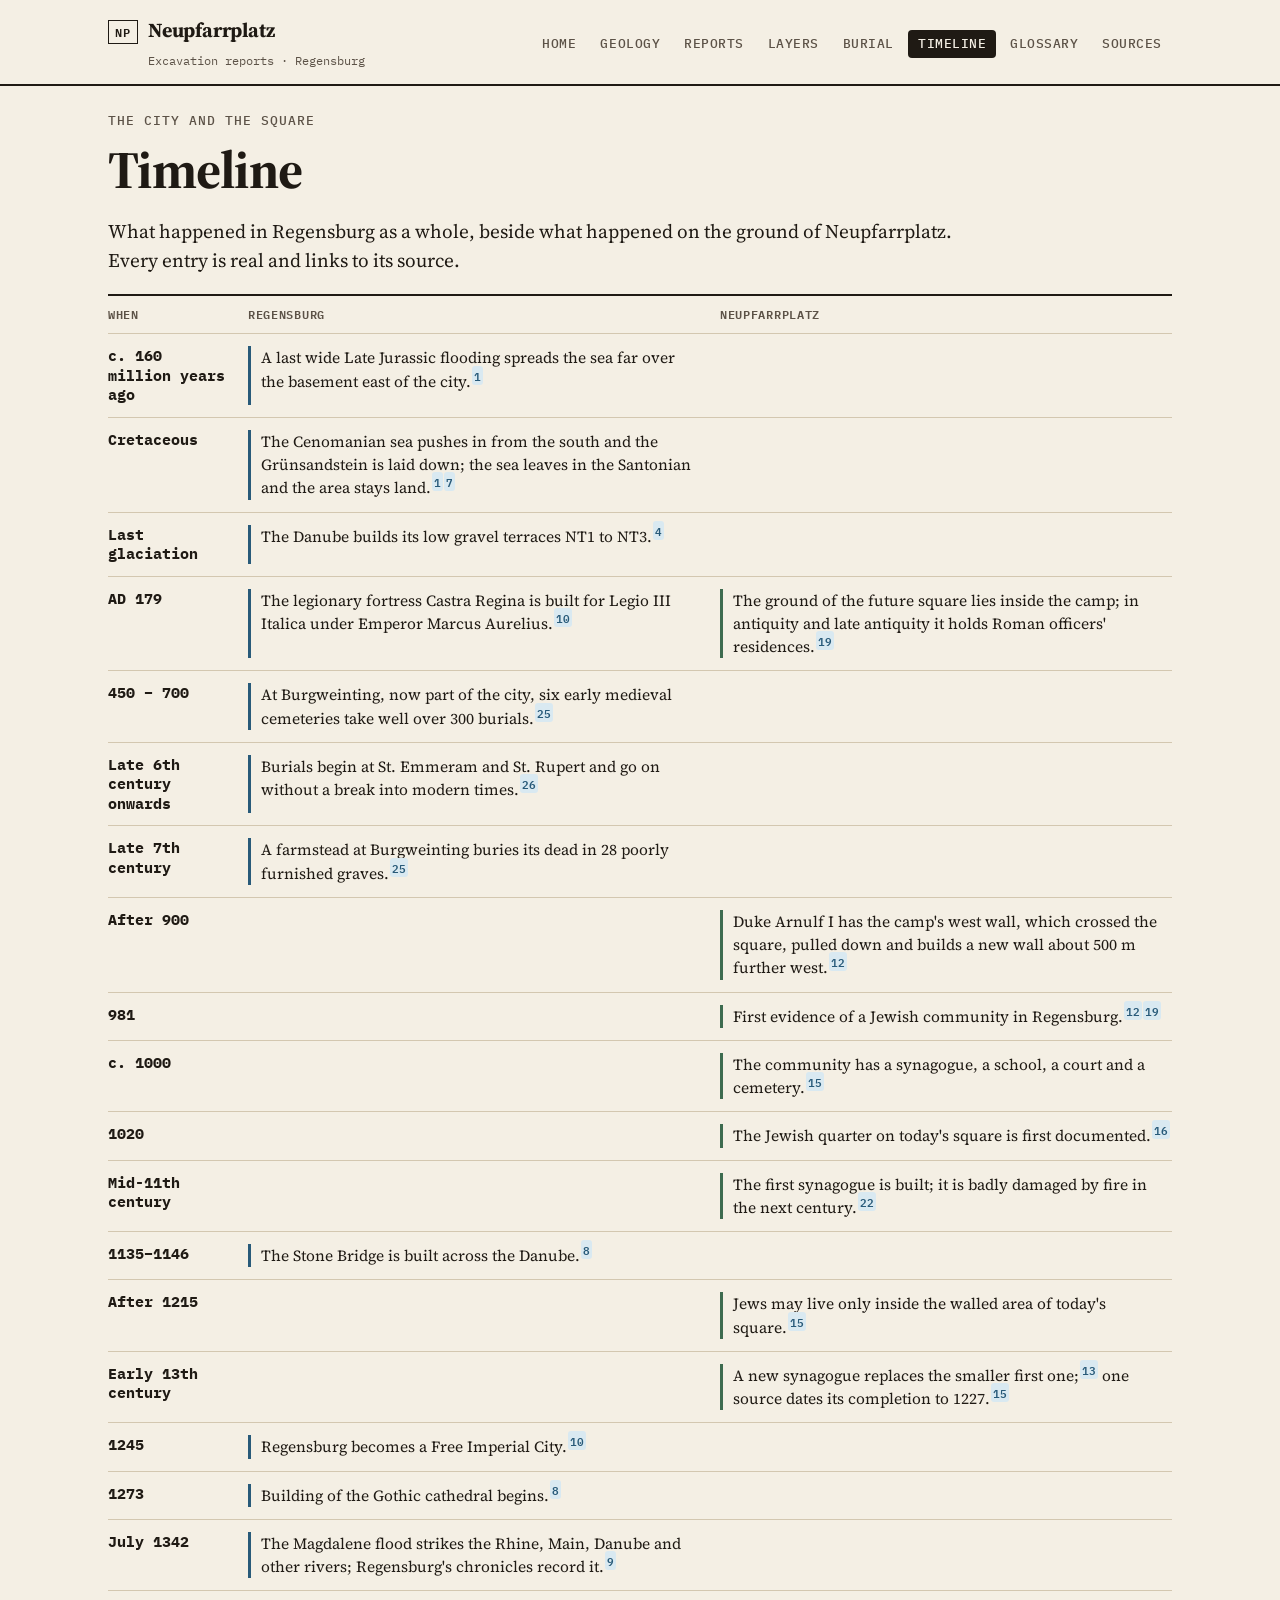
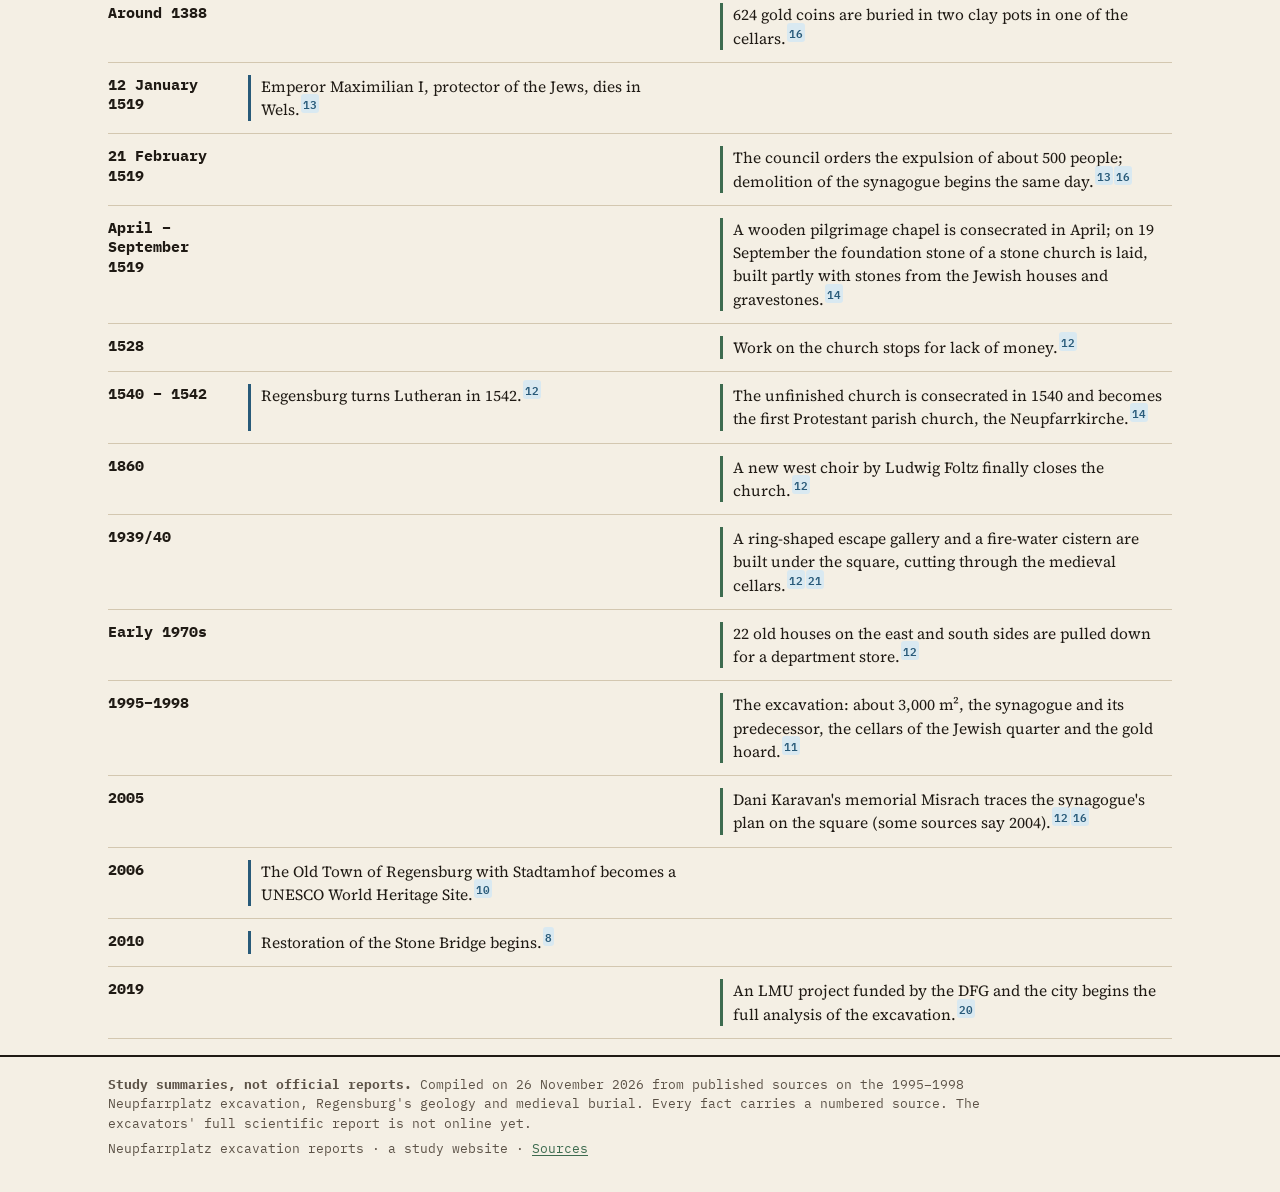
<file: timeline.html>
<!doctype html>
<html lang="en">
<head>
<meta charset="utf-8">
<meta name="viewport" content="width=device-width, initial-scale=1">
<title>Timeline · Neupfarrplatz</title>
<meta name="description" content="Regensburg's history beside the history of Neupfarrplatz, from the Jurassic sea and Castra Regina to the 1995–1998 excavation. Every entry sourced.">
<link rel="icon" href="data:image/svg+xml,%3Csvg xmlns='http://www.w3.org/2000/svg' viewBox='0 0 32 32'%3E%3Crect width='32' height='8' fill='%238a857c'/%3E%3Crect y='8' width='32' height='8' fill='%23bfb196'/%3E%3Crect y='16' width='32' height='8' fill='%237b5b45'/%3E%3Crect y='24' width='32' height='8' fill='%23c08f68'/%3E%3C/svg%3E">
<link rel="preconnect" href="https://fonts.googleapis.com">
<link rel="preconnect" href="https://fonts.gstatic.com" crossorigin>
<link href="https://fonts.googleapis.com/css2?family=IBM+Plex+Mono:wght@400;500;600;700&family=Source+Serif+4:opsz,wght@8..60,400;8..60,600;8..60,700&display=swap" rel="stylesheet">
<link rel="stylesheet" href="css/style.css">
</head>
<body data-page="timeline">
<a class="skip" href="#main">Skip to content</a>
<header class="site-head">
  <div class="wrap head-row">
    <a class="brand" href="index.html"><span class="brand-mark">NP</span><span><span class="brand-name">Neupfarrplatz</span><br><span class="brand-sub">Excavation reports · Regensburg</span></span></a>
    <nav class="site-nav" aria-label="Main"><ul>
      <li><a href="index.html">Home</a></li>
      <li><a href="geology.html">Geology</a></li>
      <li><a href="reports.html">Reports</a></li>
      <li><a href="layers.html">Layers</a></li>
      <li><a href="burial.html">Burial</a></li>
      <li><a href="timeline.html" aria-current="page">Timeline</a></li>
      <li><a href="glossary.html">Glossary</a></li>
      <li><a href="sources.html">Sources</a></li>
    </ul></nav>
  </div>
</header>

<main id="main" class="wrap">
  <p class="eyebrow" style="margin-top:26px">The city and the square</p>
  <h1>Timeline</h1>
  <p class="lede">What happened in Regensburg as a whole, beside what happened on the ground of Neupfarrplatz. Every entry is real and links to its source.</p>

  <div class="tl" role="table" aria-label="Timeline of Regensburg and Neupfarrplatz">
    <div class="tl-head" role="row"><span role="columnheader">When</span><span role="columnheader">Regensburg</span><span role="columnheader">Neupfarrplatz</span></div>
    <div class="tl-row" role="row"><span class="tl-year" role="cell">c. 160 million years ago</span>
      <div class="tl-cell rl" role="cell"><span class="tag real">Regensburg</span><p>A last wide Late Jurassic flooding spreads the sea far over the basement east of the city.<sup class="cite"><a href="sources.html#s1">1</a></sup></p></div>
      <div class="tl-cell" role="cell"></div></div>

    <div class="tl-row" role="row"><span class="tl-year" role="cell">Cretaceous</span>
      <div class="tl-cell rl" role="cell"><span class="tag real">Regensburg</span><p>The Cenomanian sea pushes in from the south and the Grünsandstein is laid down; the sea leaves in the Santonian and the area stays land.<sup class="cite"><a href="sources.html#s1">1</a></sup><sup class="cite"><a href="sources.html#s7">7</a></sup></p></div>
      <div class="tl-cell" role="cell"></div></div>

    <div class="tl-row" role="row"><span class="tl-year" role="cell">Last glaciation</span>
      <div class="tl-cell rl" role="cell"><span class="tag real">Regensburg</span><p>The Danube builds its low gravel terraces NT1 to NT3.<sup class="cite"><a href="sources.html#s4">4</a></sup></p></div>
      <div class="tl-cell" role="cell"></div></div>

    <div class="tl-row" role="row"><span class="tl-year" role="cell">AD 179</span>
      <div class="tl-cell rl" role="cell"><span class="tag real">Regensburg</span><p>The legionary fortress Castra Regina is built for Legio III Italica under Emperor Marcus Aurelius.<sup class="cite"><a href="sources.html#s10">10</a></sup></p></div>
      <div class="tl-cell np" role="cell"><span class="tag np">Neupfarrplatz</span><p>The ground of the future square lies inside the camp; in antiquity and late antiquity it holds Roman officers' residences.<sup class="cite"><a href="sources.html#s19">19</a></sup></p></div></div>

    <div class="tl-row" role="row"><span class="tl-year" role="cell">450 – 700</span>
      <div class="tl-cell rl" role="cell"><span class="tag real">Regensburg</span><p>At Burgweinting, now part of the city, six early medieval cemeteries take well over 300 burials.<sup class="cite"><a href="sources.html#s25">25</a></sup></p></div>
      <div class="tl-cell" role="cell"></div></div>

    <div class="tl-row" role="row"><span class="tl-year" role="cell">Late 6th century onwards</span>
      <div class="tl-cell rl" role="cell"><span class="tag real">Regensburg</span><p>Burials begin at St. Emmeram and St. Rupert and go on without a break into modern times.<sup class="cite"><a href="sources.html#s26">26</a></sup></p></div>
      <div class="tl-cell" role="cell"></div></div>

    <div class="tl-row" role="row"><span class="tl-year" role="cell">Late 7th century</span>
      <div class="tl-cell rl" role="cell"><span class="tag real">Regensburg</span><p>A farmstead at Burgweinting buries its dead in 28 poorly furnished graves.<sup class="cite"><a href="sources.html#s25">25</a></sup></p></div>
      <div class="tl-cell" role="cell"></div></div>

    <div class="tl-row" role="row"><span class="tl-year" role="cell">After 900</span>
      <div class="tl-cell" role="cell"></div>
      <div class="tl-cell np" role="cell"><span class="tag np">Neupfarrplatz</span><p>Duke Arnulf I has the camp's west wall, which crossed the square, pulled down and builds a new wall about 500 m further west.<sup class="cite"><a href="sources.html#s12">12</a></sup></p></div></div>

    <div class="tl-row" role="row"><span class="tl-year" role="cell">981</span>
      <div class="tl-cell" role="cell"></div>
      <div class="tl-cell np" role="cell"><span class="tag np">Neupfarrplatz</span><p>First evidence of a Jewish community in Regensburg.<sup class="cite"><a href="sources.html#s12">12</a></sup><sup class="cite"><a href="sources.html#s19">19</a></sup></p></div></div>

    <div class="tl-row" role="row"><span class="tl-year" role="cell">c. 1000</span>
      <div class="tl-cell" role="cell"></div>
      <div class="tl-cell np" role="cell"><span class="tag np">Neupfarrplatz</span><p>The community has a synagogue, a school, a court and a cemetery.<sup class="cite"><a href="sources.html#s15">15</a></sup></p></div></div>

    <div class="tl-row" role="row"><span class="tl-year" role="cell">1020</span>
      <div class="tl-cell" role="cell"></div>
      <div class="tl-cell np" role="cell"><span class="tag np">Neupfarrplatz</span><p>The Jewish quarter on today's square is first documented.<sup class="cite"><a href="sources.html#s16">16</a></sup></p></div></div>

    <div class="tl-row" role="row"><span class="tl-year" role="cell">Mid-11th century</span>
      <div class="tl-cell" role="cell"></div>
      <div class="tl-cell np" role="cell"><span class="tag np">Neupfarrplatz</span><p>The first synagogue is built; it is badly damaged by fire in the next century.<sup class="cite"><a href="sources.html#s22">22</a></sup></p></div></div>

    <div class="tl-row" role="row"><span class="tl-year" role="cell">1135–1146</span>
      <div class="tl-cell rl" role="cell"><span class="tag real">Regensburg</span><p>The Stone Bridge is built across the Danube.<sup class="cite"><a href="sources.html#s8">8</a></sup></p></div>
      <div class="tl-cell" role="cell"></div></div>

    <div class="tl-row" role="row"><span class="tl-year" role="cell">After 1215</span>
      <div class="tl-cell" role="cell"></div>
      <div class="tl-cell np" role="cell"><span class="tag np">Neupfarrplatz</span><p>Jews may live only inside the walled area of today's square.<sup class="cite"><a href="sources.html#s15">15</a></sup></p></div></div>

    <div class="tl-row" role="row"><span class="tl-year" role="cell">Early 13th century</span>
      <div class="tl-cell" role="cell"></div>
      <div class="tl-cell np" role="cell"><span class="tag np">Neupfarrplatz</span><p>A new synagogue replaces the smaller first one;<sup class="cite"><a href="sources.html#s13">13</a></sup> one source dates its completion to 1227.<sup class="cite"><a href="sources.html#s15">15</a></sup></p></div></div>

    <div class="tl-row" role="row"><span class="tl-year" role="cell">1245</span>
      <div class="tl-cell rl" role="cell"><span class="tag real">Regensburg</span><p>Regensburg becomes a Free Imperial City.<sup class="cite"><a href="sources.html#s10">10</a></sup></p></div>
      <div class="tl-cell" role="cell"></div></div>

    <div class="tl-row" role="row"><span class="tl-year" role="cell">1273</span>
      <div class="tl-cell rl" role="cell"><span class="tag real">Regensburg</span><p>Building of the Gothic cathedral begins.<sup class="cite"><a href="sources.html#s8">8</a></sup></p></div>
      <div class="tl-cell" role="cell"></div></div>

    <div class="tl-row" role="row"><span class="tl-year" role="cell">July 1342</span>
      <div class="tl-cell rl" role="cell"><span class="tag real">Regensburg</span><p>The Magdalene flood strikes the Rhine, Main, Danube and other rivers; Regensburg's chronicles record it.<sup class="cite"><a href="sources.html#s9">9</a></sup></p></div>
      <div class="tl-cell" role="cell"></div></div>

    <div class="tl-row" role="row"><span class="tl-year" role="cell">Around 1388</span>
      <div class="tl-cell" role="cell"></div>
      <div class="tl-cell np" role="cell"><span class="tag np">Neupfarrplatz</span><p>624 gold coins are buried in two clay pots in one of the cellars.<sup class="cite"><a href="sources.html#s16">16</a></sup></p></div></div>

    <div class="tl-row" role="row"><span class="tl-year" role="cell">12 January 1519</span>
      <div class="tl-cell rl" role="cell"><span class="tag real">Regensburg</span><p>Emperor Maximilian I, protector of the Jews, dies in Wels.<sup class="cite"><a href="sources.html#s13">13</a></sup></p></div>
      <div class="tl-cell" role="cell"></div></div>

    <div class="tl-row" role="row"><span class="tl-year" role="cell">21 February 1519</span>
      <div class="tl-cell" role="cell"></div>
      <div class="tl-cell np" role="cell"><span class="tag np">Neupfarrplatz</span><p>The council orders the expulsion of about 500 people; demolition of the synagogue begins the same day.<sup class="cite"><a href="sources.html#s13">13</a></sup><sup class="cite"><a href="sources.html#s16">16</a></sup></p></div></div>

    <div class="tl-row" role="row"><span class="tl-year" role="cell">April – September 1519</span>
      <div class="tl-cell" role="cell"></div>
      <div class="tl-cell np" role="cell"><span class="tag np">Neupfarrplatz</span><p>A wooden pilgrimage chapel is consecrated in April; on 19 September the foundation stone of a stone church is laid, built partly with stones from the Jewish houses and gravestones.<sup class="cite"><a href="sources.html#s14">14</a></sup></p></div></div>

    <div class="tl-row" role="row"><span class="tl-year" role="cell">1528</span>
      <div class="tl-cell" role="cell"></div>
      <div class="tl-cell np" role="cell"><span class="tag np">Neupfarrplatz</span><p>Work on the church stops for lack of money.<sup class="cite"><a href="sources.html#s12">12</a></sup></p></div></div>

    <div class="tl-row" role="row"><span class="tl-year" role="cell">1540 – 1542</span>
      <div class="tl-cell rl" role="cell"><span class="tag real">Regensburg</span><p>Regensburg turns Lutheran in 1542.<sup class="cite"><a href="sources.html#s12">12</a></sup></p></div>
      <div class="tl-cell np" role="cell"><span class="tag np">Neupfarrplatz</span><p>The unfinished church is consecrated in 1540 and becomes the first Protestant parish church, the Neupfarrkirche.<sup class="cite"><a href="sources.html#s14">14</a></sup></p></div></div>

    <div class="tl-row" role="row"><span class="tl-year" role="cell">1860</span>
      <div class="tl-cell" role="cell"></div>
      <div class="tl-cell np" role="cell"><span class="tag np">Neupfarrplatz</span><p>A new west choir by Ludwig Foltz finally closes the church.<sup class="cite"><a href="sources.html#s12">12</a></sup></p></div></div>

    <div class="tl-row" role="row"><span class="tl-year" role="cell">1939/40</span>
      <div class="tl-cell" role="cell"></div>
      <div class="tl-cell np" role="cell"><span class="tag np">Neupfarrplatz</span><p>A ring-shaped escape gallery and a fire-water cistern are built under the square, cutting through the medieval cellars.<sup class="cite"><a href="sources.html#s12">12</a></sup><sup class="cite"><a href="sources.html#s21">21</a></sup></p></div></div>

    <div class="tl-row" role="row"><span class="tl-year" role="cell">Early 1970s</span>
      <div class="tl-cell" role="cell"></div>
      <div class="tl-cell np" role="cell"><span class="tag np">Neupfarrplatz</span><p>22 old houses on the east and south sides are pulled down for a department store.<sup class="cite"><a href="sources.html#s12">12</a></sup></p></div></div>

    <div class="tl-row" role="row"><span class="tl-year" role="cell">1995–1998</span>
      <div class="tl-cell" role="cell"></div>
      <div class="tl-cell np" role="cell"><span class="tag np">Neupfarrplatz</span><p>The excavation: about 3,000 m², the synagogue and its predecessor, the cellars of the Jewish quarter and the gold hoard.<sup class="cite"><a href="sources.html#s11">11</a></sup></p></div></div>

    <div class="tl-row" role="row"><span class="tl-year" role="cell">2005</span>
      <div class="tl-cell" role="cell"></div>
      <div class="tl-cell np" role="cell"><span class="tag np">Neupfarrplatz</span><p>Dani Karavan's memorial Misrach traces the synagogue's plan on the square (some sources say 2004).<sup class="cite"><a href="sources.html#s12">12</a></sup><sup class="cite"><a href="sources.html#s16">16</a></sup></p></div></div>

    <div class="tl-row" role="row"><span class="tl-year" role="cell">2006</span>
      <div class="tl-cell rl" role="cell"><span class="tag real">Regensburg</span><p>The Old Town of Regensburg with Stadtamhof becomes a UNESCO World Heritage Site.<sup class="cite"><a href="sources.html#s10">10</a></sup></p></div>
      <div class="tl-cell" role="cell"></div></div>

    <div class="tl-row" role="row"><span class="tl-year" role="cell">2010</span>
      <div class="tl-cell rl" role="cell"><span class="tag real">Regensburg</span><p>Restoration of the Stone Bridge begins.<sup class="cite"><a href="sources.html#s8">8</a></sup></p></div>
      <div class="tl-cell" role="cell"></div></div>

    <div class="tl-row" role="row"><span class="tl-year" role="cell">2019</span>
      <div class="tl-cell" role="cell"></div>
      <div class="tl-cell np" role="cell"><span class="tag np">Neupfarrplatz</span><p>An LMU project funded by the DFG and the city begins the full analysis of the excavation.<sup class="cite"><a href="sources.html#s20">20</a></sup></p></div></div>
  </div>
</main>

<footer class="site-foot">
  <div class="wrap">
    <p><b>Study summaries, not official reports.</b> Compiled on 26 November 2026 from published sources on the 1995–1998 Neupfarrplatz excavation, Regensburg's geology and medieval burial. Every fact carries a numbered source. The excavators' full scientific report is not online yet.</p>
    <p>Neupfarrplatz excavation reports · a study website · <a href="sources.html">Sources</a></p>
  </div>
</footer>
<script src="data/layers.js"></script>
<script src="data/reports.js"></script>
<script src="js/figures.js"></script>
<script src="js/app.js"></script>
</body>
</html>
</file>
<file: css/style.css>
/* Neupfarrplatz report site. Field-report look: paper, ink, mono labels. */
:root {
  --paper: #f4efe4;
  --paper-2: #ebe3d3;
  --paper-3: #e1d6c1;
  --ink: #1f1a14;
  --ink-2: #5c5247;
  --rule: #d3c7b0;
  --accent: #3d6b4f;
  --accent-2: #a24a26;
  --fiction: #855510;
  --fiction-bg: #f5e4bf;
  --real: #285a79;
  --real-bg: #d9e9f1;
  --focus: #1d6fb8;
  --serif: "Source Serif 4", Georgia, "Times New Roman", serif;
  --mono: "IBM Plex Mono", ui-monospace, Consolas, monospace;
  --radius: 6px;
  color-scheme: light;
}
@media (prefers-color-scheme: dark) {
  :root:not([data-theme="light"]) {
    --paper: #16140f;
    --paper-2: #201d17;
    --paper-3: #2b271f;
    --ink: #ede6d8;
    --ink-2: #b4a997;
    --rule: #3b3529;
    --accent: #8cc09d;
    --accent-2: #e8946c;
    --fiction: #f0c46b;
    --fiction-bg: #3a2c10;
    --real: #93c6e2;
    --real-bg: #132f3e;
    --focus: #7ab8f0;
    color-scheme: dark;
  }
}
:root[data-theme="dark"] {
  --paper: #16140f; --paper-2: #201d17; --paper-3: #2b271f; --ink: #ede6d8; --ink-2: #b4a997;
  --rule: #3b3529; --accent: #8cc09d; --accent-2: #e8946c; --fiction: #f0c46b; --fiction-bg: #3a2c10;
  --real: #93c6e2; --real-bg: #132f3e; --focus: #7ab8f0; color-scheme: dark;
}

* { box-sizing: border-box; }
html { -webkit-text-size-adjust: 100%; }
body {
  margin: 0;
  background: var(--paper);
  color: var(--ink);
  font: 400 17px/1.62 var(--serif);
  font-optical-sizing: auto;
}
img, svg { max-width: 100%; }
a { color: var(--accent); text-decoration-thickness: 1px; text-underline-offset: 2px; }
a:hover { color: var(--accent-2); }
:focus-visible { outline: 3px solid var(--focus); outline-offset: 2px; }
.wrap { max-width: 1120px; margin: 0 auto; padding: 0 16px; }
@media (min-width: 720px) { .wrap { padding: 0 28px; } }

.skip { position: absolute; left: -999px; top: 8px; background: var(--ink); color: var(--paper); padding: 6px 10px; z-index: 10; }
.skip:focus { left: 12px; }

/* Header */
.site-head { border-bottom: 2px solid var(--ink); background: var(--paper); }
.head-row { display: flex; align-items: center; justify-content: space-between; gap: 10px 16px; padding-top: 14px; padding-bottom: 10px; flex-wrap: wrap; }
.brand { display: flex; align-items: baseline; gap: 10px; color: var(--ink); text-decoration: none; }
.brand-mark { font: 600 12px/1 var(--mono); letter-spacing: .08em; border: 1.5px solid var(--ink); padding: 5px 6px; }
.brand-name { font-weight: 700; font-size: 20px; letter-spacing: -.01em; }
.brand-sub { font: 400 12px/1.2 var(--mono); color: var(--ink-2); }
.site-nav { overflow-x: auto; scrollbar-width: none; margin: 0 -16px; padding: 0 16px; flex: 1 1 100%; min-width: 0; }
.site-nav::-webkit-scrollbar { display: none; }
.site-nav ul { list-style: none; display: flex; gap: 4px; margin: 0; padding: 0 0 10px; white-space: nowrap; }
.site-nav a {
  display: block; padding: 6px 10px; font: 500 13px/1.2 var(--mono); letter-spacing: .04em; text-transform: uppercase;
  color: var(--ink-2); text-decoration: none; border-radius: 4px;
}
.site-nav a:hover { color: var(--ink); background: var(--paper-2); }
.site-nav a[aria-current="page"] { color: var(--paper); background: var(--ink); }
@media (min-width: 900px) {
  .site-nav { margin: 0; padding: 0; flex: 0 1 auto; }
  .site-nav ul { padding: 0; }
  .head-row { flex-wrap: nowrap; }
}

/* Type */
h1, h2, h3 { line-height: 1.18; letter-spacing: -.01em; }
h1 { font-size: clamp(2rem, 5.2vw, 3.3rem); font-weight: 700; margin: .2em 0 .3em; }
h2 { font-size: 1.55rem; font-weight: 700; margin: 2.2rem 0 .6rem; padding-top: .9rem; border-top: 1px solid var(--rule); }
h3 { font-size: 1.18rem; font-weight: 700; margin: 1.8rem 0 .4rem; }
p { margin: 0 0 1em; }
.eyebrow { font: 500 12.5px/1.3 var(--mono); letter-spacing: .08em; text-transform: uppercase; color: var(--ink-2); margin: 0; }
.lede { font-size: 1.2rem; line-height: 1.5; color: var(--ink); max-width: 46em; }
.muted { color: var(--ink-2); }
.mono { font-family: var(--mono); }
.prose { max-width: 46em; }
sup.cite { font: 600 10.5px/1 var(--mono); margin-left: 1px; }
sup.cite a { text-decoration: none; padding: 0 2px; border-radius: 3px; background: var(--real-bg); color: var(--real); }
a.ctx-link { font: 600 .86em/1 var(--mono); text-decoration: none; padding: 1px 5px; border-radius: 3px; background: var(--paper-3); color: var(--ink); }
a.ctx-link:hover { background: var(--ink); color: var(--paper); }

main { padding: 8px 0 56px; }

/* Notices and tags */
.notice {
  display: flex; gap: 12px; align-items: flex-start; margin: 18px 0; padding: 12px 14px;
  border-left: 4px solid var(--fiction); background: var(--fiction-bg); border-radius: 0 var(--radius) var(--radius) 0; font-size: 15.5px;
}
.notice.real { border-color: var(--real); background: var(--real-bg); }
.notice p { margin: 0; }
.tag {
  flex: none; display: inline-block; font: 600 11px/1 var(--mono); letter-spacing: .08em; text-transform: uppercase;
  padding: 5px 7px; border-radius: 3px; border: 1.5px solid currentColor; color: var(--fiction); white-space: nowrap;
}
.tag.real { color: var(--real); }
.tag.gap { color: var(--ink-2); }
.tag.np { color: var(--accent); }
.notice.gap { border-color: var(--ink-2); background: var(--paper-2); }
.stamp.real { color: var(--real); border-color: var(--real); }
.tl-cell.np { border-left: 3px solid var(--accent); padding-left: 10px; }
.callout { margin: 1.2em 0; padding: 12px 14px; border: 1px dashed var(--ink-2); border-radius: var(--radius); font-size: 15.5px; background: var(--paper-2); }

/* Hero */
.hero { padding: 26px 0 8px; display: grid; gap: 22px; }
@media (min-width: 960px) { .hero { grid-template-columns: 1.25fr .75fr; align-items: end; } }
.stats { display: grid; grid-template-columns: repeat(2, minmax(0, 1fr)); gap: 1px; background: var(--rule); border: 1px solid var(--rule); border-radius: var(--radius); overflow: hidden; }
.stats div { background: var(--paper-2); padding: 12px 14px; }
.stats b { display: block; font: 700 1.7rem/1.1 var(--serif); }
.stats span { display: block; margin-top: 4px; font: 400 12px/1.35 var(--mono); color: var(--ink-2); }

/* Cards */
.cards { display: grid; grid-template-columns: repeat(auto-fill, minmax(260px, 1fr)); gap: 14px; margin: 14px 0; }
.card {
  display: block; background: var(--paper-2); border: 1px solid var(--rule); border-radius: var(--radius);
  padding: 14px 16px 16px; color: var(--ink); text-decoration: none; transition: border-color .15s, transform .15s;
}
a.card:hover { border-color: var(--ink-2); color: var(--ink); transform: translateY(-1px); }
.card h3 { margin: .35rem 0 .35rem; font-size: 1.08rem; }
.card p { margin: 0; font-size: 15px; color: var(--ink-2); line-height: 1.5; }
.rc-top { display: flex; justify-content: space-between; gap: 8px; align-items: center; }
.rid { font: 700 13px/1 var(--mono); }
.chip { font: 500 11px/1 var(--mono); letter-spacing: .04em; text-transform: uppercase; padding: 4px 6px; border-radius: 3px; background: var(--paper-3); color: var(--ink-2); }
.rc-meta { margin-top: 10px; font: 400 12px/1.3 var(--mono); color: var(--ink-2); }

/* Phases */
.phases { list-style: none; margin: 14px 0; padding: 0; display: grid; gap: 10px; }
@media (min-width: 900px) { .phases.strip { grid-template-columns: repeat(5, minmax(0, 1fr)); } }
.phases li { background: var(--paper-2); border: 1px solid var(--rule); border-radius: var(--radius); padding: 12px 14px; border-top: 4px solid var(--ph, var(--ink-2)); }
.phases .ph-id { font: 700 12px/1 var(--mono); color: var(--ink-2); }
.phases h3 { margin: .3rem 0 .1rem; font-size: 1.05rem; }
.phases .ph-span { font: 400 12.5px/1.3 var(--mono); color: var(--ink-2); margin-bottom: .5rem; display: block; }
.phases p { font-size: 15px; margin: 0 0 .5rem; line-height: 1.5; }
.ph-ctx { display: flex; flex-wrap: wrap; gap: 4px; }

/* Figures */
.fig { margin: 22px 0; background: var(--paper-2); border: 1px solid var(--rule); border-radius: var(--radius); padding: 12px; }
.fig-scroll { overflow-x: auto; -webkit-overflow-scrolling: touch; }
.fig-svg { display: block; width: 100%; height: auto; min-width: 620px; }
.fig-svg.small { min-width: 0; }
.fig figcaption { font: 400 13px/1.45 var(--mono); color: var(--ink-2); margin-top: 10px; }
.fig-t { font-family: var(--mono); font-size: 12px; }
.fig-sm { font-size: 10.5px; }
.fig-num { font-weight: 700; font-size: 12.5px; }
.fig-axis text { font-family: var(--mono); font-size: 11px; fill: var(--ink-2); }
.fig-axis path { stroke: var(--ink-2); fill: none; }
.scroll-hint { display: none; font: 400 12px/1.3 var(--mono); color: var(--ink-2); margin: 6px 0 0; }
@media (max-width: 700px) { .scroll-hint { display: block; } }
.legend { list-style: none; display: flex; flex-wrap: wrap; gap: 6px 16px; margin: 10px 0 0; padding: 0; font: 400 12.5px/1.3 var(--mono); color: var(--ink-2); }
.legend li { display: flex; align-items: center; gap: 6px; }
.legend svg { flex: none; border-radius: 2px; }
.legend .sw { width: 18px; height: 14px; border-radius: 2px; border: 1px solid rgba(30, 26, 21, .4); display: inline-block; }

.ctx { cursor: pointer; }
.ctx:focus { outline: none; }
.ctx:hover > path:first-of-type, .ctx:hover > rect:first-of-type { filter: brightness(1.12); }
.ctx.is-sel > path:first-of-type, .ctx.is-sel > rect:first-of-type { stroke: var(--accent-2); stroke-width: 3.5; }
.ctx:focus-visible > path:first-of-type, .ctx:focus-visible > rect:first-of-type { stroke: var(--focus); stroke-width: 3.5; }
.mx-node rect:first-of-type { transition: fill .15s; }
a:hover > .mx-node rect:first-of-type { fill: var(--paper-3); }
.plan-trench { cursor: default; }
a .plan-trench { cursor: pointer; }

/* Tables */
.table-wrap { overflow-x: auto; margin: 14px 0 18px; border: 1px solid var(--rule); border-radius: var(--radius); }
table.data { width: 100%; border-collapse: collapse; font-size: 15px; line-height: 1.45; }
table.data caption { caption-side: top; text-align: left; font: 400 13px/1.4 var(--mono); color: var(--ink-2); padding: 10px 12px 0; }
table.data th { font: 600 11.5px/1.3 var(--mono); letter-spacing: .05em; text-transform: uppercase; color: var(--ink-2); text-align: left; padding: 10px 12px; border-bottom: 1.5px solid var(--ink-2); background: var(--paper-2); vertical-align: bottom; }
table.data td { padding: 9px 12px; border-bottom: 1px solid var(--rule); vertical-align: top; }
table.data tr:last-child td { border-bottom: 0; }
table.data td.num { font-family: var(--mono); font-size: 14px; text-align: right; white-space: nowrap; }
table.data th.num { text-align: right; }
table.data td:first-child { white-space: nowrap; }

/* Reports page */
.toolbar { display: flex; flex-wrap: wrap; gap: 10px 14px; align-items: center; margin: 10px 0 4px; }
.filters { display: flex; flex-wrap: wrap; gap: 6px; }
.filters button, .btn {
  font: 500 12.5px/1 var(--mono); letter-spacing: .03em; padding: 8px 11px; border-radius: 4px; cursor: pointer;
  border: 1px solid var(--rule); background: var(--paper-2); color: var(--ink);
}
.filters button[aria-pressed="true"] { background: var(--ink); color: var(--paper); border-color: var(--ink); }
.btn:hover, .filters button:hover { border-color: var(--ink-2); }
a.btn { display: inline-block; text-decoration: none; color: var(--ink); }
a.btn.primary { background: var(--ink); color: var(--paper); border-color: var(--ink); }
a.btn.primary:hover { background: var(--accent); border-color: var(--accent); }
.search { flex: 1 1 220px; max-width: 340px; }
.search input {
  width: 100%; font: 400 15px/1.2 var(--serif); padding: 8px 11px; border-radius: 4px; border: 1px solid var(--rule);
  background: var(--paper); color: var(--ink);
}
.count { font: 400 12.5px/1.3 var(--mono); color: var(--ink-2); }
.empty { padding: 26px; text-align: center; color: var(--ink-2); border: 1px dashed var(--rule); border-radius: var(--radius); }

.report { max-width: 860px; }
.report h1[tabindex="-1"]:focus { outline: none; }
.rnav { display: flex; justify-content: space-between; align-items: center; gap: 12px; margin: 18px 0 6px; font: 500 13px/1.2 var(--mono); }
.rnav span { display: flex; gap: 14px; }
.rnav a { text-decoration: none; }
.report-head { position: relative; padding: 18px 0 6px; border-bottom: 2px solid var(--ink); margin-bottom: 8px; }
.report-head h1 { font-size: clamp(1.8rem, 4.6vw, 2.6rem); padding-right: 120px; }
.stamp {
  position: absolute; right: 0; top: 18px; transform: rotate(-5deg); font: 700 12px/1.15 var(--mono); letter-spacing: .1em;
  text-transform: uppercase; color: var(--fiction); border: 2px solid var(--fiction); padding: 6px 8px; border-radius: 4px; text-align: center; opacity: .9;
}
.kv { display: grid; grid-template-columns: repeat(2, minmax(0, 1fr)); gap: 0; margin: 14px 0 16px; border: 1px solid var(--rule); border-radius: var(--radius); overflow: hidden; }
@media (min-width: 720px) { .kv { grid-template-columns: repeat(3, minmax(0, 1fr)); } }
.kv div { padding: 8px 12px; border-bottom: 1px solid var(--rule); border-right: 1px solid var(--rule); background: var(--paper-2); }
.kv dt { font: 500 11px/1.2 var(--mono); letter-spacing: .06em; text-transform: uppercase; color: var(--ink-2); }
.kv dd { margin: 2px 0 0; font-size: 15px; }
.report-body h3 { font-size: 1.25rem; }
.report-body ul.blist { padding-left: 1.2em; }
.report-body ul.blist li { margin: .35em 0; }
.report-body .phases li { border-top-width: 4px; }

/* Section page */
.sec-layout { display: grid; grid-template-columns: minmax(0, 1fr); gap: 18px; align-items: start; }
.sec-layout > *, .hero > *, .two-col > * { min-width: 0; }
@media (min-width: 1020px) { .sec-layout { grid-template-columns: minmax(0, 1fr) 330px; } }
.panel { background: var(--paper-2); border: 1px solid var(--rule); border-radius: var(--radius); padding: 16px; }
@media (min-width: 1020px) { .panel { position: sticky; top: 16px; margin-top: 22px; } }
.panel .p-id { font: 700 2.2rem/1 var(--mono); margin: 4px 0 2px; }
.panel h3 { margin: 4px 0 10px; font-size: 1.25rem; }
.panel dl { margin: 10px 0; display: grid; grid-template-columns: auto 1fr; gap: 6px 12px; font-size: 14.5px; }
.panel dt { font: 500 11px/1.6 var(--mono); letter-spacing: .05em; text-transform: uppercase; color: var(--ink-2); }
.panel dd { margin: 0; }
.panel p { font-size: 15.5px; line-height: 1.55; }
.panel .lab { font: 600 11px/1 var(--mono); letter-spacing: .06em; text-transform: uppercase; color: var(--ink-2); margin: 14px 0 4px; display: block; }
.swatch-line { display: flex; align-items: center; gap: 8px; }
.swatch-line span { font-size: 12.5px; line-height: 1.4; color: var(--ink-2); }
.swatch-line i { flex: none; width: 22px; height: 14px; border-radius: 2px; border: 1px solid rgba(30, 26, 21, .45); display: inline-block; }
.ctx-list { display: flex; flex-wrap: wrap; gap: 6px; margin: 6px 0 0; }
.ctx-list button {
  display: inline-flex; align-items: center; gap: 6px; font: 600 12.5px/1 var(--mono); padding: 7px 9px; border-radius: 4px;
  border: 1px solid var(--rule); background: var(--paper-2); color: var(--ink); cursor: pointer;
}
.ctx-list button i { width: 12px; height: 12px; border-radius: 2px; border: 1px solid rgba(30, 26, 21, .45); }
.ctx-list button[aria-pressed="true"] { background: var(--ink); color: var(--paper); border-color: var(--ink); }

/* Burial steps */
.steps { list-style: none; counter-reset: step; padding: 0; margin: 16px 0; display: grid; gap: 12px; }
@media (min-width: 900px) { .steps { grid-template-columns: repeat(2, minmax(0, 1fr)); } }
.steps li { counter-increment: step; position: relative; background: var(--paper-2); border: 1px solid var(--rule); border-radius: var(--radius); padding: 14px 16px 14px 62px; }
.steps li::before { content: counter(step); position: absolute; left: 14px; top: 14px; width: 34px; height: 34px; border-radius: 50%; background: var(--ink); color: var(--paper); font: 700 15px/34px var(--mono); text-align: center; }
.steps h3 { margin: 2px 0 6px; font-size: 1.1rem; }
.steps p { margin: 0 0 .4em; font-size: 15.5px; line-height: 1.55; }
.steps .when { font: 400 12px/1.3 var(--mono); color: var(--ink-2); display: block; margin-bottom: 4px; }

/* Timeline */
.tl { margin: 16px 0; border-top: 2px solid var(--ink); }
.tl-head, .tl-row { display: grid; grid-template-columns: 1fr; gap: 6px; padding: 12px 0; border-bottom: 1px solid var(--rule); }
.tl-head { display: none; font: 600 11.5px/1.2 var(--mono); letter-spacing: .06em; text-transform: uppercase; color: var(--ink-2); }
@media (min-width: 820px) {
  .tl-head, .tl-row { grid-template-columns: 120px minmax(0, 1fr) minmax(0, 1fr); gap: 20px; }
  .tl-head { display: grid; }
}
.tl-year { font: 700 15px/1.3 var(--mono); }
.tl-row p { margin: 0; font-size: 15.5px; line-height: 1.5; }
.tl-cell { position: relative; }
.tl-cell .tag { margin-bottom: 6px; }
@media (min-width: 820px) { .tl-cell .tag { display: none; } }
.tl-cell.inv p { color: var(--ink); }
.tl-cell.inv { border-left: 3px solid var(--fiction); padding-left: 10px; }
.tl-cell.rl { border-left: 3px solid var(--real); padding-left: 10px; }
.tl-cell:empty { display: none; }
@media (min-width: 820px) { .tl-cell:empty { display: block; border: 0; } }

/* Glossary and sources */
.gloss { display: grid; gap: 0; margin: 14px 0; border-top: 1px solid var(--rule); }
@media (min-width: 820px) { .gloss { grid-template-columns: 240px minmax(0, 1fr); } }
.gloss dt { font-weight: 700; padding: 12px 0 0; }
.gloss dd { margin: 0; padding: 4px 0 12px; border-bottom: 1px solid var(--rule); font-size: 15.5px; }
@media (min-width: 820px) { .gloss dt { padding: 12px 16px 12px 0; border-bottom: 1px solid var(--rule); } .gloss dd { padding: 12px 0; } }
.gloss small { font: 400 12px/1.2 var(--mono); color: var(--ink-2); display: block; font-weight: 400; }
.sources { list-style: none; counter-reset: s; padding: 0; margin: 14px 0; }
.sources li { padding: 12px 0 12px 46px; position: relative; border-bottom: 1px solid var(--rule); font-size: 15.5px; scroll-margin-top: 20px; }
.sources li::before { content: attr(data-n); position: absolute; left: 0; top: 12px; font: 700 12px/1 var(--mono); background: var(--real-bg); color: var(--real); padding: 5px 7px; border-radius: 3px; }
.sources li:target { background: var(--real-bg); }
.sources .used { display: block; font: 400 12.5px/1.4 var(--mono); color: var(--ink-2); margin-top: 4px; }

.two-col { display: grid; gap: 18px; }
@media (min-width: 900px) { .two-col { grid-template-columns: repeat(2, minmax(0, 1fr)); } }

/* Footer */
.site-foot { border-top: 2px solid var(--ink); padding: 18px 0 28px; font: 400 12.5px/1.55 var(--mono); color: var(--ink-2); }
.site-foot p { margin: 0 0 6px; max-width: 70em; }

@media (prefers-reduced-motion: reduce) { * { transition: none !important; scroll-behavior: auto !important; } }

@media print {
  .site-head, .site-foot, .toolbar, .rnav, [data-print], .scroll-hint, .skip { display: none !important; }
  body { background: #fff; color: #000; font-size: 11.5pt; }
  .fig, .kv div, table.data th, .callout { background: #fff !important; }
  .fig-svg { min-width: 0; }
  .fig { break-inside: avoid; }
  a { color: #000; text-decoration: none; }
  .stamp { color: #000; border-color: #000; }
}
</file>
